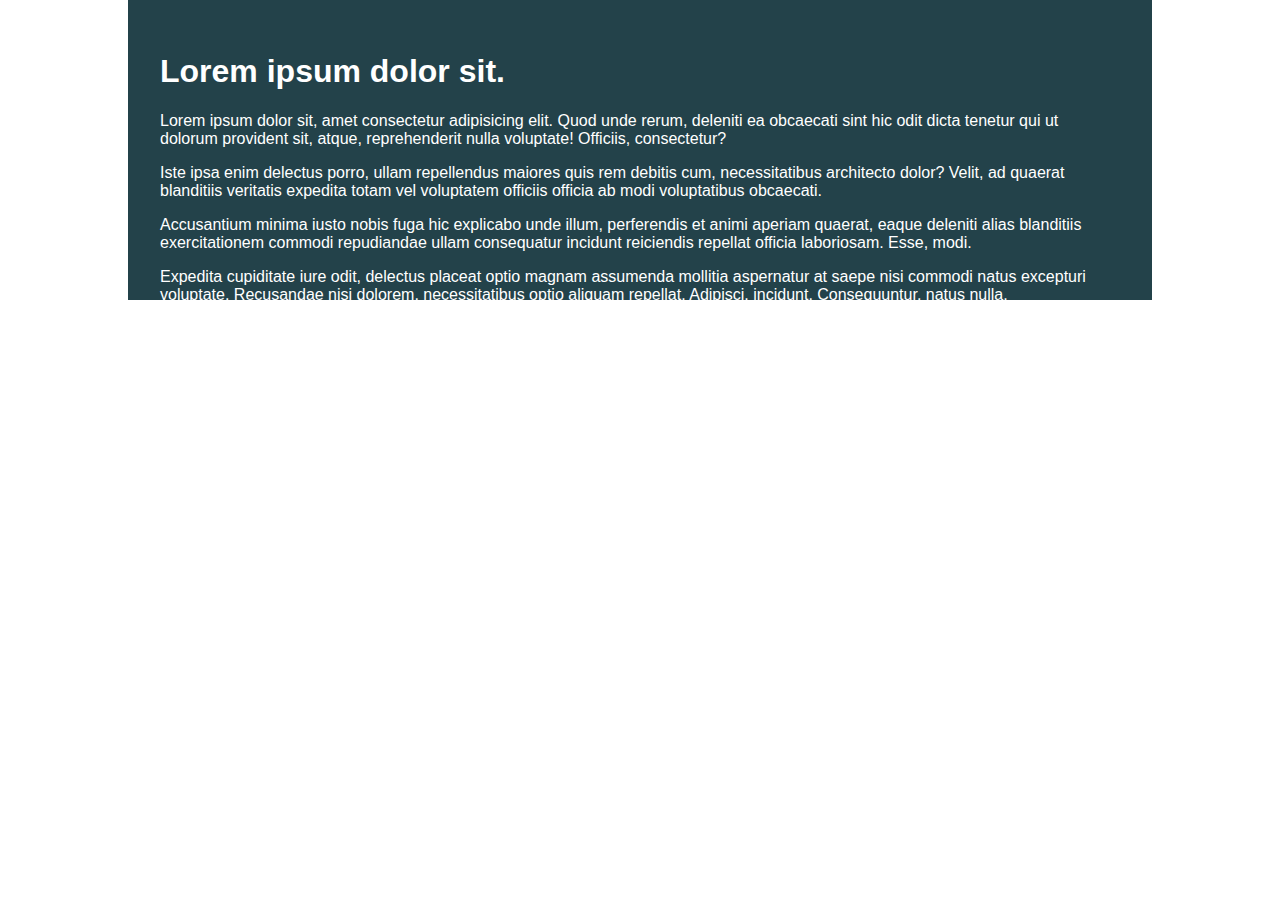
<file: day_01/problem/index.html>
<!DOCTYPE html>
<html lang="en">

<head>
    <meta charset="UTF-8">
    <meta name="viewport" content="width=device-width, initial-scale=1.0">
    <title>Day 01</title>

    <link rel="stylesheet" href="style.css">
</head>

<body>
    <div class="container">
        <div class="intro-content">
            <h1>Lorem ipsum dolor sit.</h1>
            <p>Lorem ipsum dolor sit, amet consectetur adipisicing elit. Quod unde rerum, deleniti ea obcaecati sint hic
                odit dicta tenetur qui ut dolorum provident sit, atque, reprehenderit nulla voluptate! Officiis,
                consectetur?</p>
            <p>Iste ipsa enim delectus porro, ullam repellendus maiores quis rem debitis cum, necessitatibus architecto
                dolor? Velit, ad quaerat blanditiis veritatis expedita totam vel voluptatem officiis officia ab modi
                voluptatibus obcaecati.</p>
            <p>Accusantium minima iusto nobis fuga hic explicabo unde illum, perferendis et animi aperiam quaerat, eaque
                deleniti alias blanditiis exercitationem commodi repudiandae ullam consequatur incidunt reiciendis
                repellat officia laboriosam. Esse, modi.</p>
            <p>Expedita cupiditate iure odit, delectus placeat optio magnam assumenda mollitia aspernatur at saepe nisi
                commodi natus excepturi voluptate. Recusandae nisi dolorem, necessitatibus optio aliquam repellat.
                Adipisci, incidunt. Consequuntur, natus nulla.</p>
        </div>
    </div>
</body>

</html>
</file>
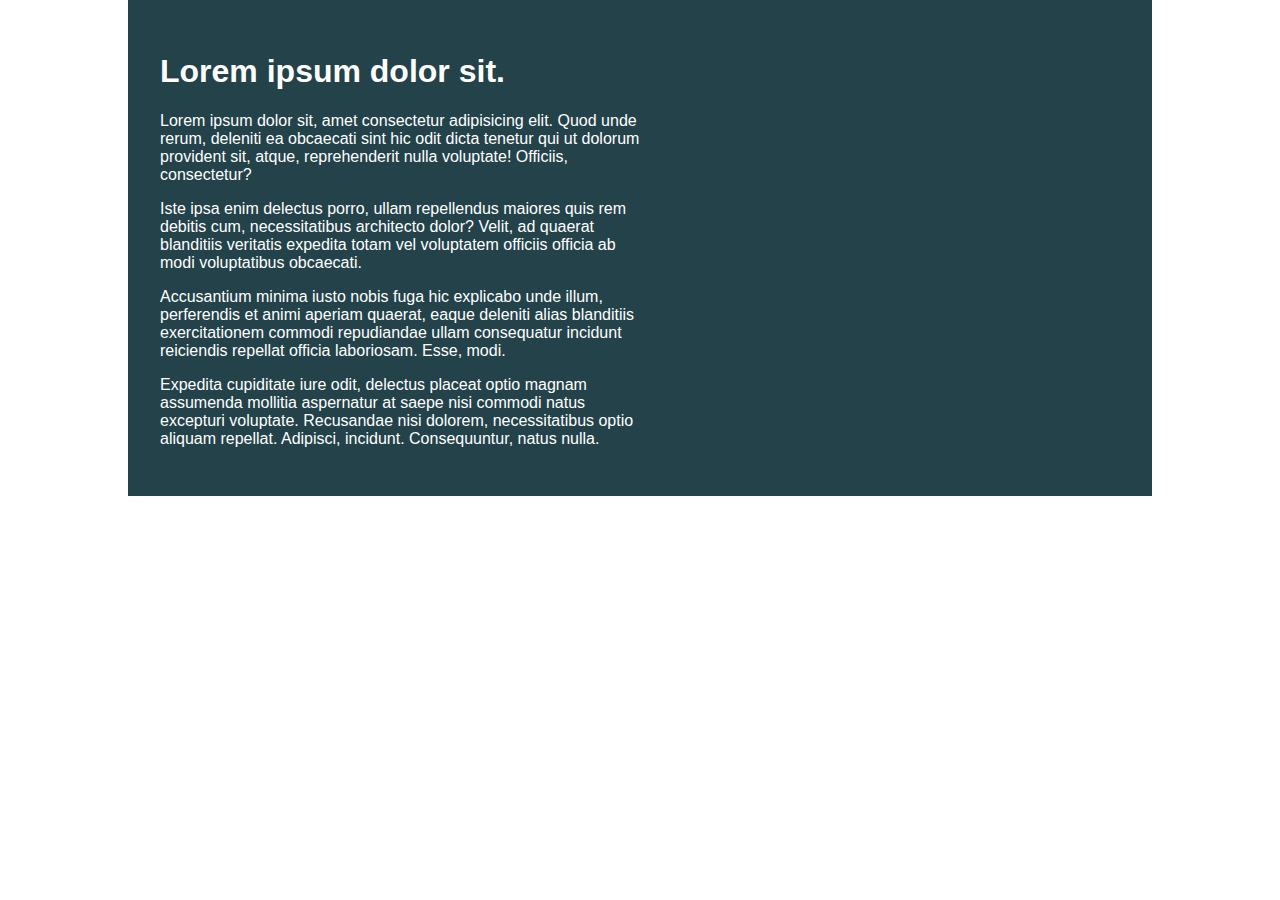
<file: day_01/solution/index.html>
<!DOCTYPE html>
<html lang="en">

<head>
    <meta charset="UTF-8">
    <meta name="viewport" content="width=device-width, initial-scale=1.0">
    <title>Day 01 - solution</title>

    <link rel="stylesheet" href="./style.css">
</head>

<body>
    <div class="container">
        <div class="intro-content">
            <h1>Lorem ipsum dolor sit.</h1>
            <p>Lorem ipsum dolor sit, amet consectetur adipisicing elit. Quod unde rerum, deleniti ea obcaecati sint hic
                odit dicta tenetur qui ut dolorum provident sit, atque, reprehenderit nulla voluptate! Officiis,
                consectetur?</p>
            <p>Iste ipsa enim delectus porro, ullam repellendus maiores quis rem debitis cum, necessitatibus architecto
                dolor? Velit, ad quaerat blanditiis veritatis expedita totam vel voluptatem officiis officia ab modi
                voluptatibus obcaecati.</p>
            <p>Accusantium minima iusto nobis fuga hic explicabo unde illum, perferendis et animi aperiam quaerat, eaque
                deleniti alias blanditiis exercitationem commodi repudiandae ullam consequatur incidunt reiciendis
                repellat officia laboriosam. Esse, modi.</p>
            <p>Expedita cupiditate iure odit, delectus placeat optio magnam assumenda mollitia aspernatur at saepe nisi
                commodi natus excepturi voluptate. Recusandae nisi dolorem, necessitatibus optio aliquam repellat.
                Adipisci, incidunt. Consequuntur, natus nulla.</p>
        </div>
    </div>
</body>

</html>
</file>
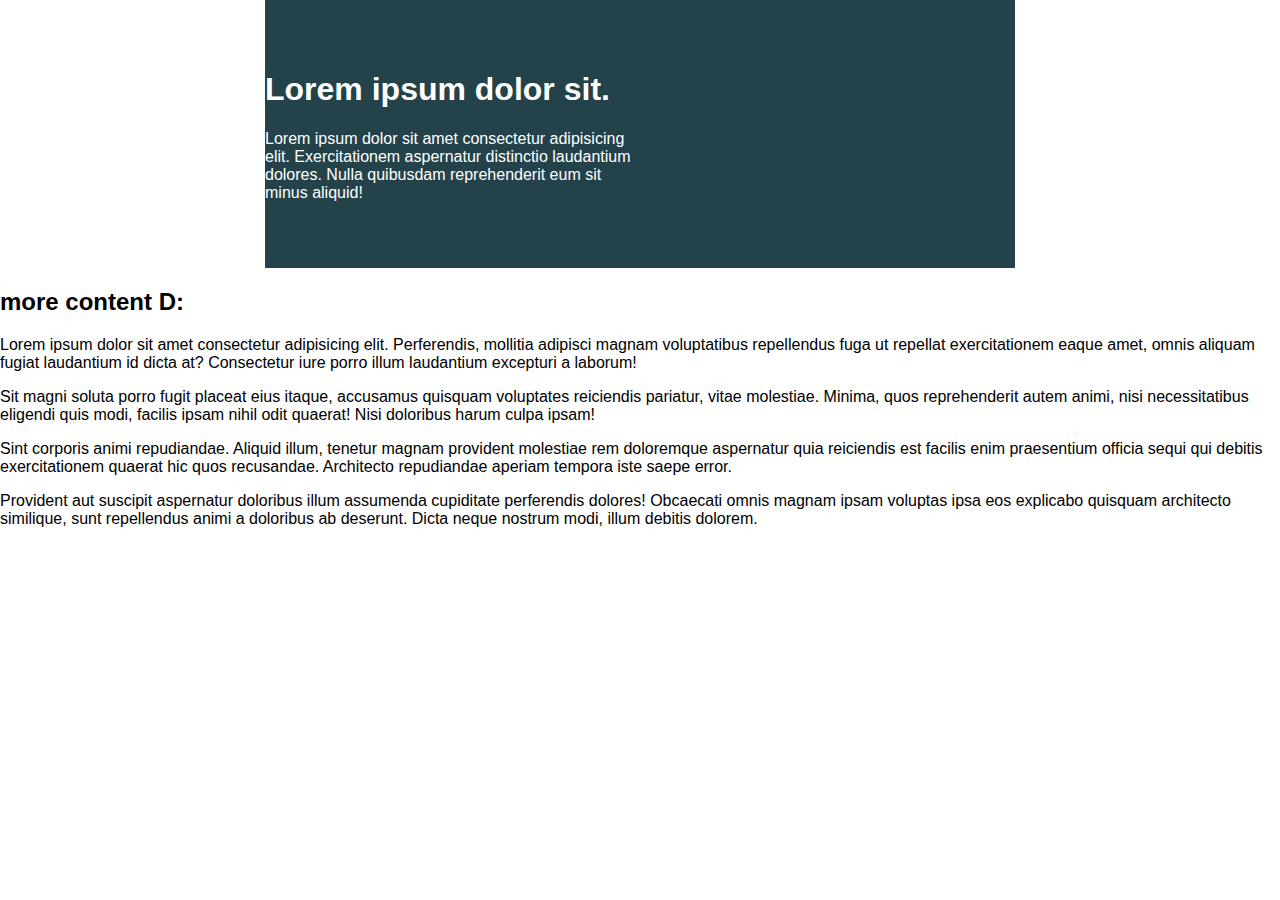
<file: day_03/problem/index.html>
<!DOCTYPE html>
<html lang="en">
<head> 
    <meta charset="UTF-8">
    <meta name="viewport" content="width=device-width, initial-scale=1.0">
    <title>Day 03</title>
 
    <link rel="stylesheet" href="style.css">
</head>
<body>

    <div class="container">
        <div class="intro-content">
            <h1>Lorem ipsum dolor sit.</h1>
            <p>Lorem ipsum dolor sit amet consectetur adipisicing elit. Exercitationem aspernatur distinctio laudantium dolores. Nulla quibusdam reprehenderit eum sit minus aliquid!</p>
        </div>
    </div>


    <h2>more content D:</h2>
    <p>Lorem ipsum dolor sit amet consectetur adipisicing elit. Perferendis, mollitia adipisci magnam voluptatibus repellendus fuga ut repellat exercitationem eaque amet, omnis aliquam fugiat laudantium id dicta at? Consectetur iure porro illum laudantium excepturi a laborum!</p>
    <p>Sit magni soluta porro fugit placeat eius itaque, accusamus quisquam voluptates reiciendis pariatur, vitae molestiae. Minima, quos reprehenderit autem animi, nisi necessitatibus eligendi quis modi, facilis ipsam nihil odit quaerat! Nisi doloribus harum culpa ipsam!</p>
    <p>Sint corporis animi repudiandae. Aliquid illum, tenetur magnam provident molestiae rem doloremque aspernatur quia reiciendis est facilis enim praesentium officia sequi qui debitis exercitationem quaerat hic quos recusandae. Architecto repudiandae aperiam tempora iste saepe error.</p>
    <p>Provident aut suscipit aspernatur doloribus illum assumenda cupiditate perferendis dolores! Obcaecati omnis magnam ipsam voluptas ipsa eos explicabo quisquam architecto similique, sunt repellendus animi a doloribus ab deserunt. Dicta neque nostrum modi, illum debitis dolorem.</p>


</body>
</html>
</file>
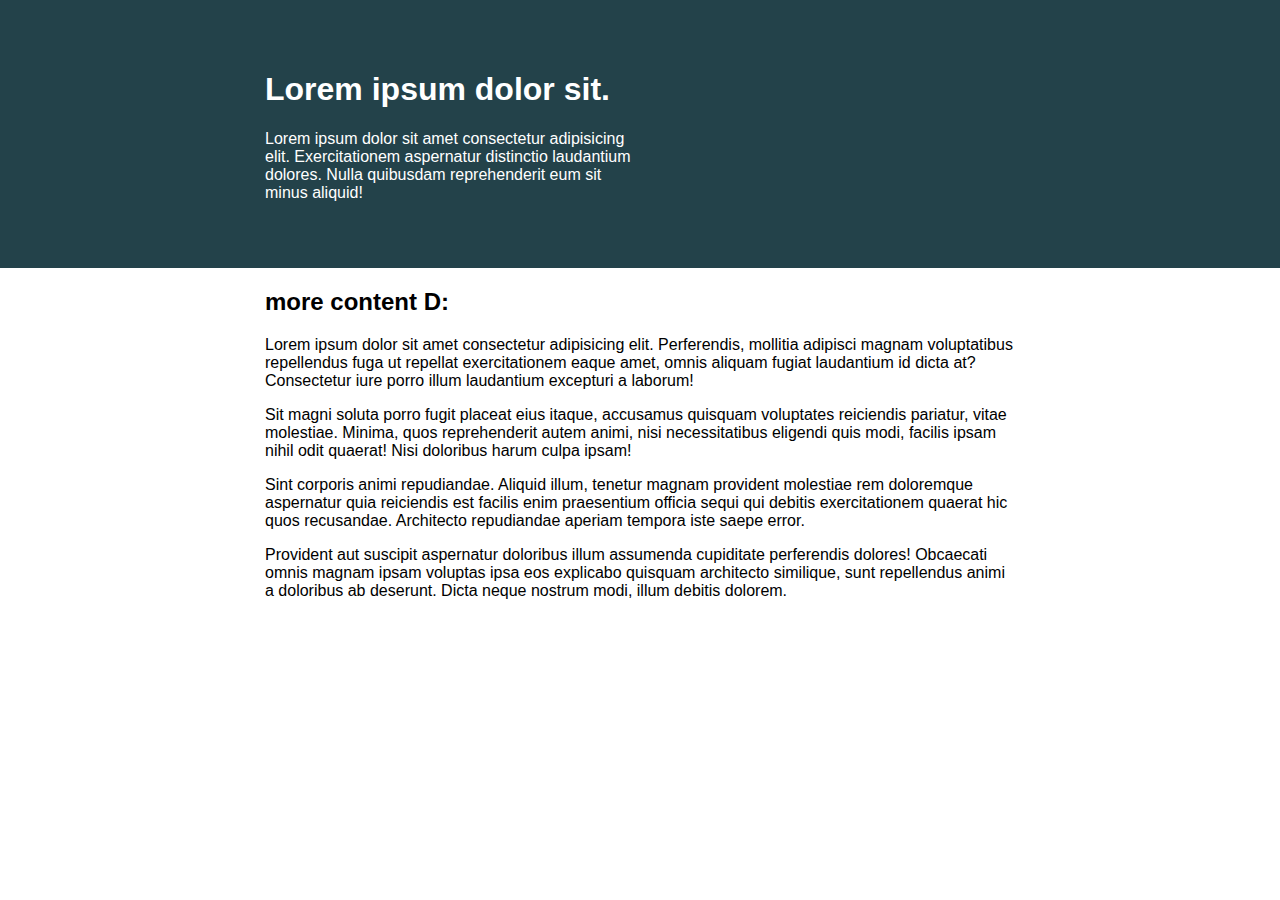
<file: day_03/solution/index.html>
<!DOCTYPE html>
<html lang="en">
<head> 
    <meta charset="UTF-8">
    <meta name="viewport" content="width=device-width, initial-scale=1.0">
    <title>Day 03 - solution</title>
 
    <link rel="stylesheet" href="style.css">
</head>
<body>

    <div class="container">
        <div class="content">
            <div class="intro-content">
                <h1>Lorem ipsum dolor sit.</h1>
                <p>Lorem ipsum dolor sit amet consectetur adipisicing elit. Exercitationem aspernatur distinctio laudantium dolores. Nulla quibusdam reprehenderit eum sit minus aliquid!</p>
            </div>
        </div>
    </div>

    <div class="content">
        <h2>more content D:</h2>
        <p>Lorem ipsum dolor sit amet consectetur adipisicing elit. Perferendis, mollitia adipisci magnam voluptatibus repellendus fuga ut repellat exercitationem eaque amet, omnis aliquam fugiat laudantium id dicta at? Consectetur iure porro illum laudantium excepturi a laborum!</p>
        <p>Sit magni soluta porro fugit placeat eius itaque, accusamus quisquam voluptates reiciendis pariatur, vitae molestiae. Minima, quos reprehenderit autem animi, nisi necessitatibus eligendi quis modi, facilis ipsam nihil odit quaerat! Nisi doloribus harum culpa ipsam!</p>
        <p>Sint corporis animi repudiandae. Aliquid illum, tenetur magnam provident molestiae rem doloremque aspernatur quia reiciendis est facilis enim praesentium officia sequi qui debitis exercitationem quaerat hic quos recusandae. Architecto repudiandae aperiam tempora iste saepe error.</p>
        <p>Provident aut suscipit aspernatur doloribus illum assumenda cupiditate perferendis dolores! Obcaecati omnis magnam ipsam voluptas ipsa eos explicabo quisquam architecto similique, sunt repellendus animi a doloribus ab deserunt. Dicta neque nostrum modi, illum debitis dolorem.</p>
    </div>

</body>
</html>
</file>
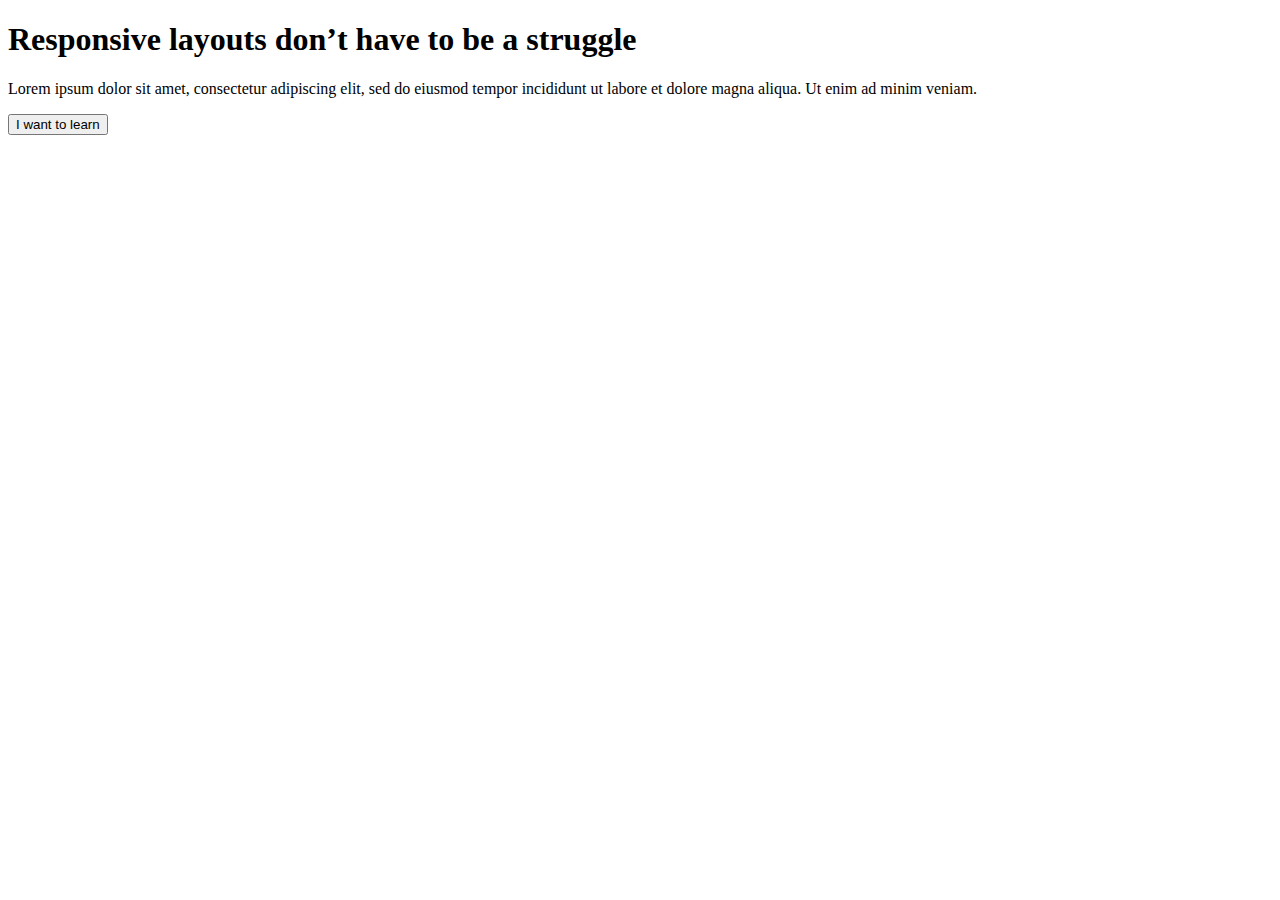
<file: day_05/problem/index.html>
<!DOCTYPE html>
<html lang="en">

<head>
    <meta charset="UTF-8">
    <meta name="viewport" content="width=device-width, initial-scale=1.0">
    <title>Day 05</title>
</head>

<body>
    <div>        
        <h1>Responsive layouts don’t have to be a struggle</h1>
        <p>Lorem ipsum dolor sit amet, consectetur adipiscing elit, sed do eiusmod tempor incididunt ut labore et dolore magna aliqua. Ut enim ad minim veniam.</p>            
        <button>I want to learn</button>       
    </div>
</body>

</html>
</file>
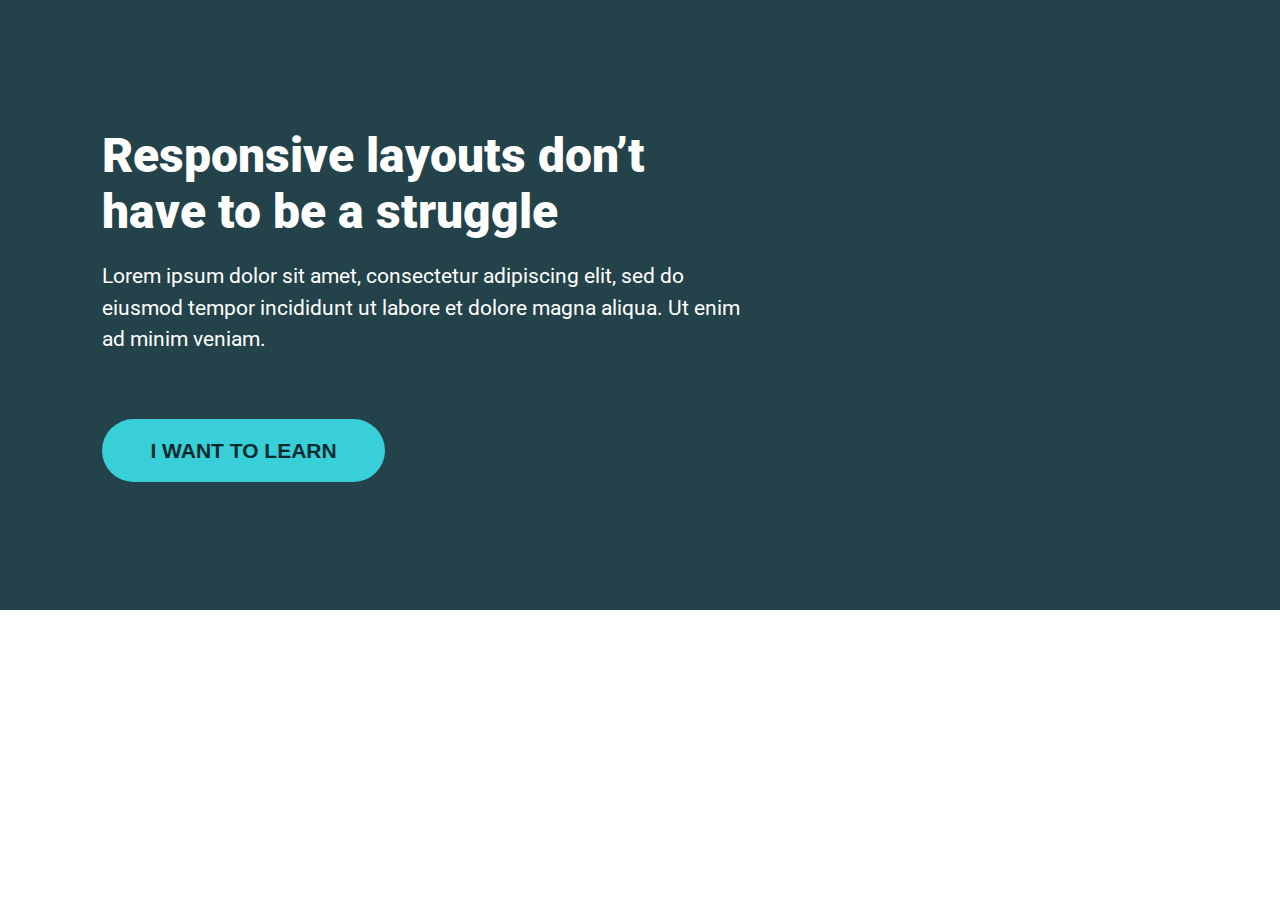
<file: day_05/solution/index.html>
<!DOCTYPE html>
<html lang="en">

<head>
    <meta charset="UTF-8">
    <meta name="viewport" content="width=device-width, initial-scale=1.0">
    <title>Day 05 - solution</title>

    <link rel="preconnect" href="https://fonts.googleapis.com">
<link rel="preconnect" href="https://fonts.gstatic.com" crossorigin>
<link href="https://fonts.googleapis.com/css2?family=Roboto:ital,wght@0,100;0,300;0,400;0,500;0,700;0,900;1,100;1,300;1,400;1,500;1,700;1,900&display=swap" rel="stylesheet">

    <link rel="stylesheet" href="style.css">
</head>

<body>
    <div class="container">  
        <div class="hero">
            <h1>Responsive layouts don’t have to be a struggle</h1>
            <p>Lorem ipsum dolor sit amet, consectetur adipiscing elit, sed do eiusmod tempor incididunt ut labore et dolore magna aliqua. Ut enim ad minim veniam.</p>            
            <button class="button-link">I want to learn</button>       
        </div>      
    </div>
</body>

</html>
</file>
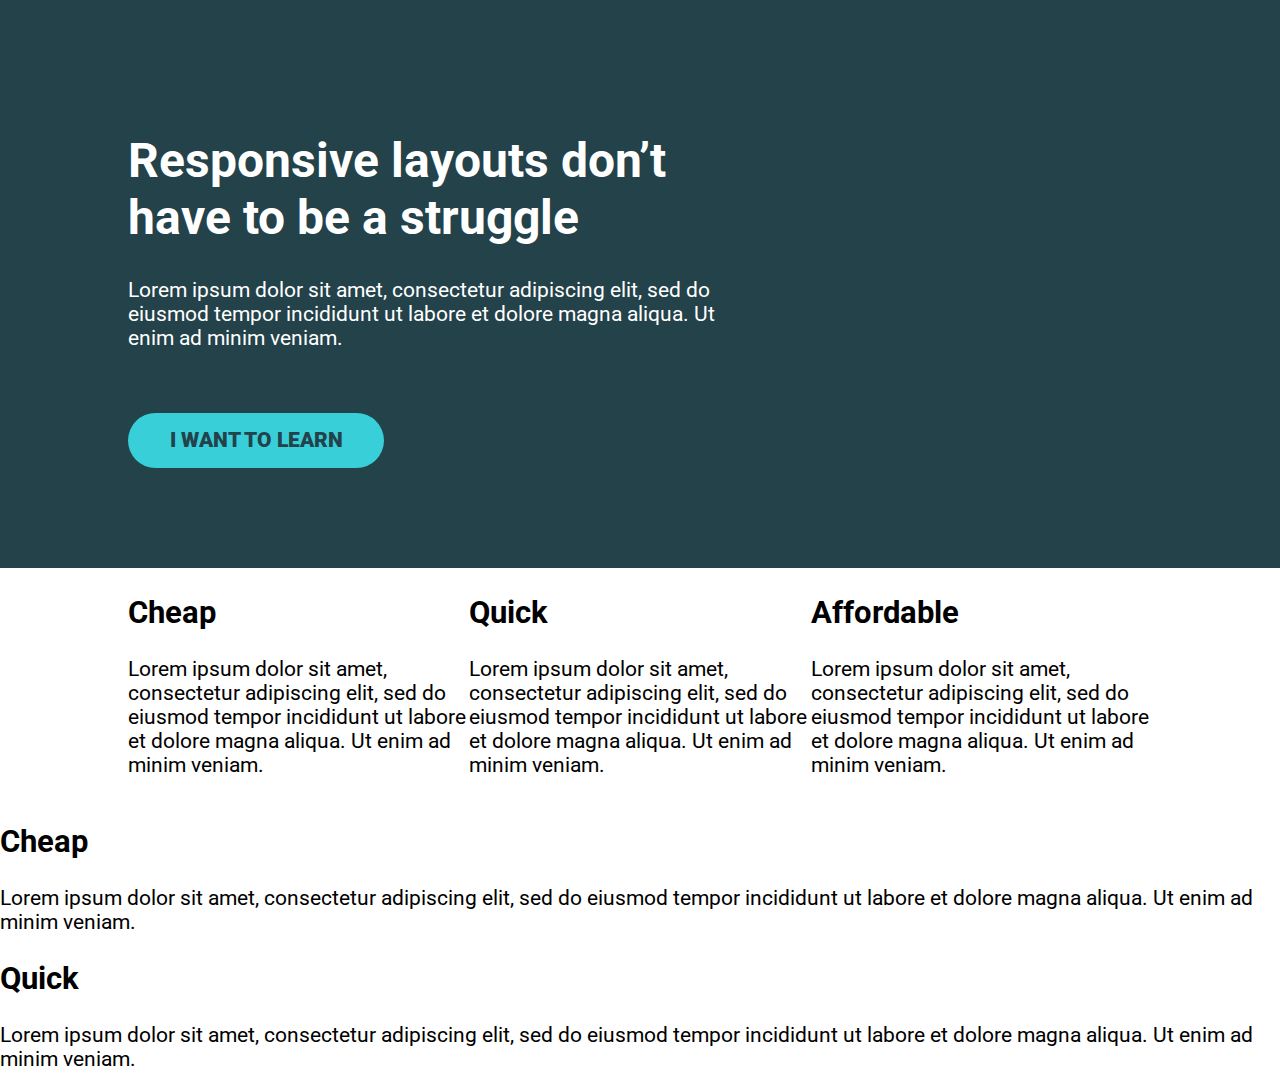
<file: day_07/problem/index.html>
<!DOCTYPE html>
<html lang="en">
<head>
    <meta charset="UTF-8">
    <meta name="viewport" content="width=device-width, initial-scale=1.0">
    <title>Challenge time!</title>
    <link href="https://fonts.googleapis.com/css2?family=Roboto:wght@400;900&display=swap" rel="stylesheet"> 
    <link rel="stylesheet" href="style.css">
</head>
<body>
    <div class="hero">
        <div class="container">
            <div class="hero__text">
                <h1>Responsive layouts don’t have to be a struggle</h1>
                <p>Lorem ipsum dolor sit amet, consectetur adipiscing elit, sed do eiusmod tempor incididunt ut labore et dolore magna aliqua. Ut enim ad minim veniam.</p>
                <a href="#" class="btn">I want to learn</a>
            </div>
        </div>
    </div>
    <div class="container">
        <div class="row">
            <div class="col">
                <h2>Cheap</h2>
                <p>Lorem ipsum dolor sit amet, consectetur adipiscing elit, sed do eiusmod tempor incididunt ut labore et dolore magna aliqua. Ut enim ad minim veniam.</p>
            </div>
            <div class="col">
                <h2>Quick</h2>
                <p>Lorem ipsum dolor sit amet, consectetur adipiscing elit, sed do eiusmod tempor incididunt ut labore et dolore magna aliqua. Ut enim ad minim veniam.</p>
            </div>
            <div class="col">
                <h2>Affordable</h2>
                <p>Lorem ipsum dolor sit amet, consectetur adipiscing elit, sed do eiusmod tempor incididunt ut labore et dolore magna aliqua. Ut enim ad minim veniam.</p>
            </div>
        </div>
    </div>


    <div class="col">
        <h2>Cheap</h2>
        <p>Lorem ipsum dolor sit amet, consectetur adipiscing elit, sed do eiusmod tempor incididunt ut labore et dolore magna aliqua. Ut enim ad minim veniam.</p>
    </div>
    <div class="col">
        <h2>Quick</h2>
        <p>Lorem ipsum dolor sit amet, consectetur adipiscing elit, sed do eiusmod tempor incididunt ut labore et dolore magna aliqua. Ut enim ad minim veniam.</p>
    </div>


</body>
</html>
</file>
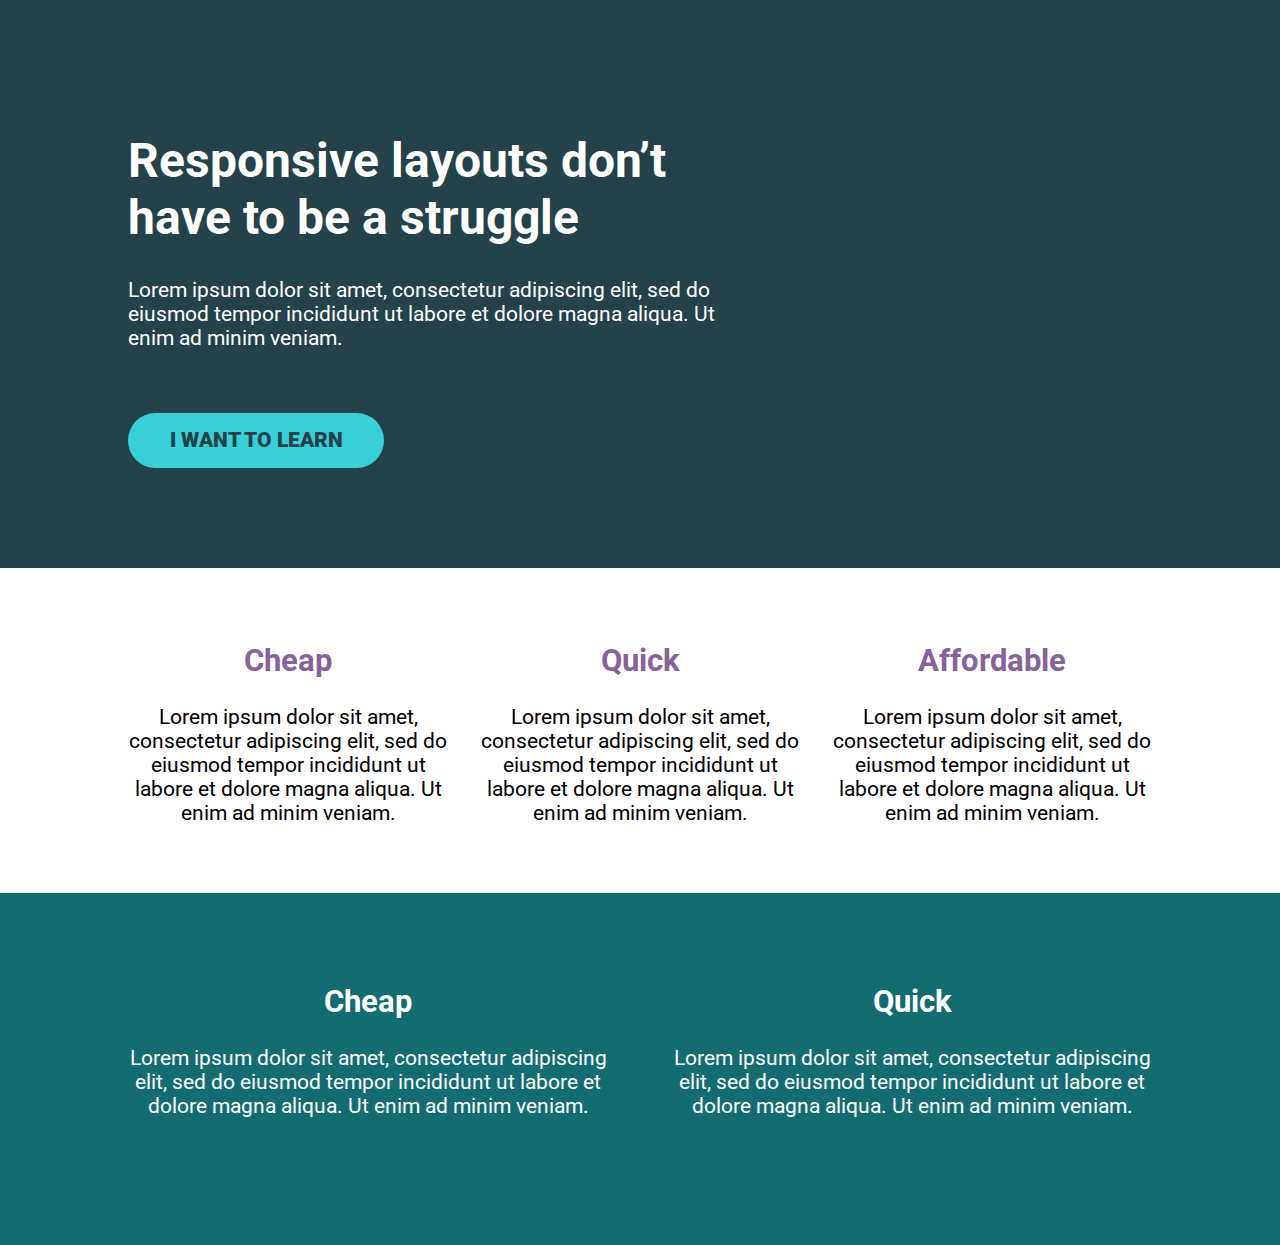
<file: day_07/solution/index.html>
<!DOCTYPE html>
<html lang="en">
<head>
    <meta charset="UTF-8">
    <meta name="viewport" content="width=device-width, initial-scale=1.0">
    <title>Day 07 - solution</title>
    <link href="https://fonts.googleapis.com/css2?family=Roboto:wght@400;900&display=swap" rel="stylesheet"> 
    <link rel="stylesheet" href="style.css">
</head>
<body>
    <div class="hero">
        <div class="container">
            <div class="hero__text">
                <h1>Responsive layouts don’t have to be a struggle</h1>
                <p>Lorem ipsum dolor sit amet, consectetur adipiscing elit, sed do eiusmod tempor incididunt ut labore et dolore magna aliqua. Ut enim ad minim veniam.</p>
                <a href="#" class="btn">I want to learn</a>
            </div>
        </div>
    </div>
    <div class="container">
        <div class="row middle">
            <div class="col ">
                <h2>Cheap</h2>
                <p>Lorem ipsum dolor sit amet, consectetur adipiscing elit, sed do eiusmod tempor incididunt ut labore et dolore magna aliqua. Ut enim ad minim veniam.</p>
            </div>
            <div class="col">
                <h2>Quick</h2>
                <p>Lorem ipsum dolor sit amet, consectetur adipiscing elit, sed do eiusmod tempor incididunt ut labore et dolore magna aliqua. Ut enim ad minim veniam.</p>
            </div>
            <div class="col">
                <h2>Affordable</h2>
                <p>Lorem ipsum dolor sit amet, consectetur adipiscing elit, sed do eiusmod tempor incididunt ut labore et dolore magna aliqua. Ut enim ad minim veniam.</p>
            </div>
        </div>
    </div>

    <div class="hero bottom">
        <div class="container">
            <div class="row footer">
                <div class="col">
                    <h2>Cheap</h2>
                    <p>Lorem ipsum dolor sit amet, consectetur adipiscing elit, sed do eiusmod tempor incididunt ut labore et dolore magna aliqua. Ut enim ad minim veniam.</p>
                </div>
                <div class="col">
                    <h2>Quick</h2>
                    <p>Lorem ipsum dolor sit amet, consectetur adipiscing elit, sed do eiusmod tempor incididunt ut labore et dolore magna aliqua. Ut enim ad minim veniam.</p>
                </div>
            </div>
        </div>
    </div>
</body>
</html>
</file>
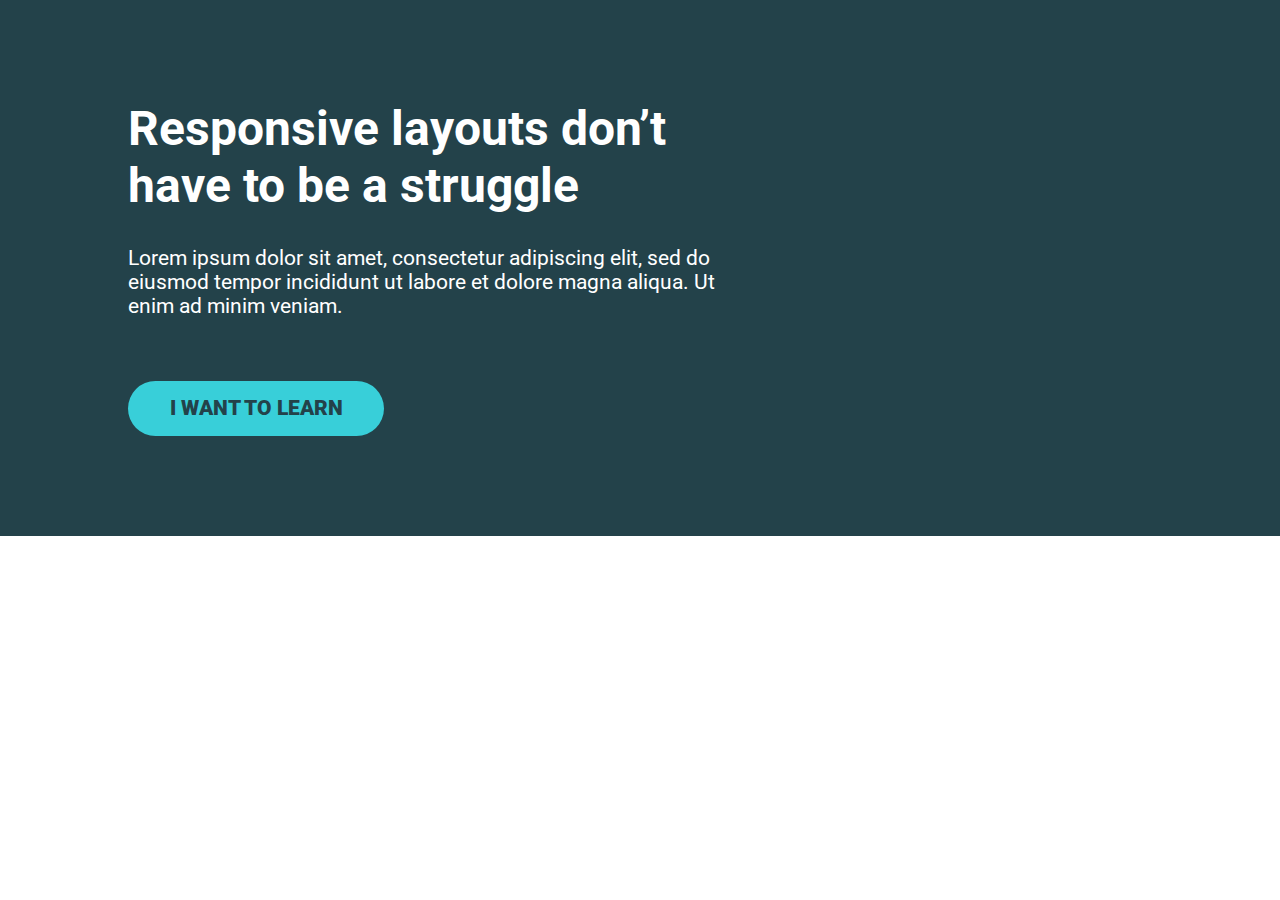
<file: day_08/problem/index.html>
<!DOCTYPE html>
<html lang="en">
<head>
    <meta charset="UTF-8">
    <meta name="viewport" content="width=device-width, initial-scale=1.0">
    <title>Conquering Rsponsive Layouts</title>
    <link href="https://fonts.googleapis.com/css2?family=Roboto:wght@400;900&display=swap" rel="stylesheet"> 
    <link rel="stylesheet" href="style.css">
</head>
<body>
    <div class="hero">
        <div class="container row">
            <div class="hero__text">
                <h1>Responsive layouts don’t have to be a struggle</h1>
                <p>Lorem ipsum dolor sit amet, consectetur adipiscing elit, sed do eiusmod tempor incididunt ut labore et dolore magna aliqua. Ut enim ad minim veniam.</p>
                <a href="#" class="btn">I want to learn</a>
            </div>
        </div>
    </div> 

    

</body>
</html>
</file>
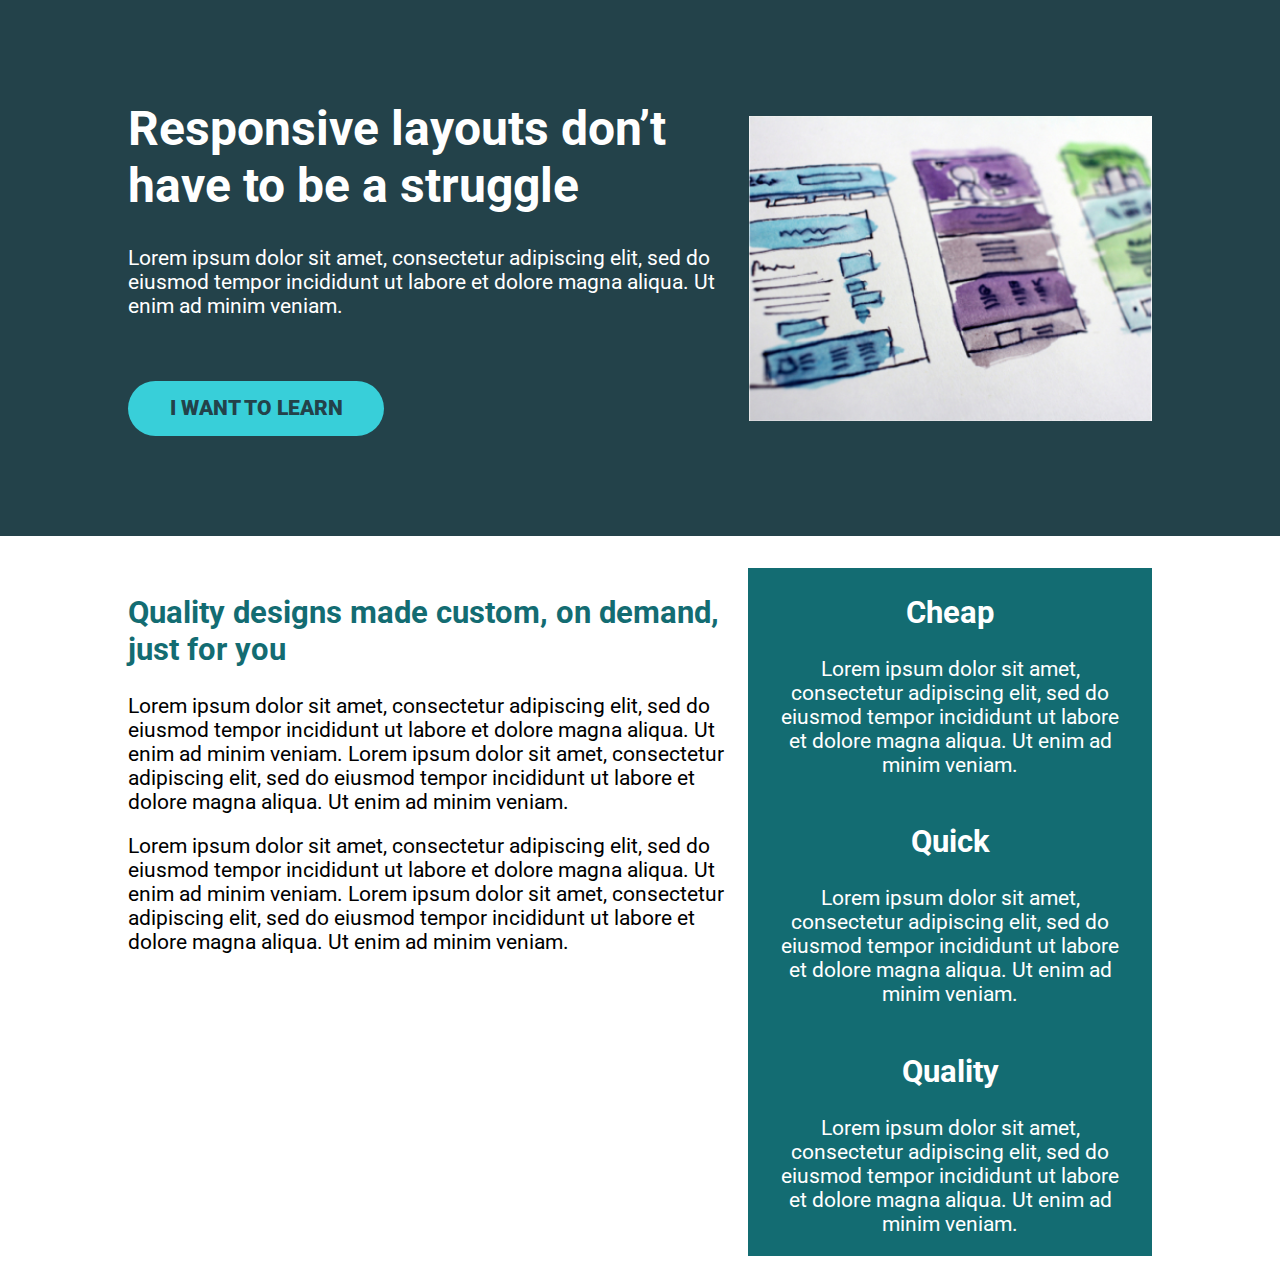
<file: day_08/solution/index.html>
<!DOCTYPE html>
<html lang="en">
<head>
    <meta charset="UTF-8">
    <meta name="viewport" content="width=device-width, initial-scale=1.0">
    <title>Day 08 - solution</title>
    <link href="https://fonts.googleapis.com/css2?family=Roboto:wght@400;900&display=swap" rel="stylesheet"> 
    <link rel="stylesheet" href="style.css">
</head>
<body>
    <div class="hero">
        <div class="container row">
            <div class="hero__text">
                <h1>Responsive layouts don’t have to be a struggle</h1>
                <p>Lorem ipsum dolor sit amet, consectetur adipiscing elit, sed do eiusmod tempor incididunt ut labore et dolore magna aliqua. Ut enim ad minim veniam.</p>
                <a href="#" class="btn">I want to learn</a>
            </div>    
            <img class="hero__img" src="../img/hero-img.jpg" alt="flexbox hero">
         
        </div>
    </div> 

    <div class="main_section">
        <div class="container row">
            <div class="content__text">
                <h2>Quality designs made custom, on demand, just for you</h2>
                <p>Lorem ipsum dolor sit amet, consectetur adipiscing elit, sed do eiusmod tempor incididunt ut labore et dolore magna aliqua. Ut enim ad minim veniam. Lorem ipsum dolor sit amet, consectetur adipiscing elit, sed do eiusmod tempor incididunt ut labore et dolore magna aliqua. Ut enim ad minim veniam.</p>
                <p>Lorem ipsum dolor sit amet, consectetur adipiscing elit, sed do eiusmod tempor incididunt ut labore et dolore magna aliqua. Ut enim ad minim veniam. Lorem ipsum dolor sit amet, consectetur adipiscing elit, sed do eiusmod tempor incididunt ut labore et dolore magna aliqua. Ut enim ad minim veniam.</p>
            </div>
    
            <div class="sidebar">
                <div class="sidebar__text">
                    <div>
                        <h2>Cheap</h2>
                        <p>Lorem ipsum dolor sit amet, consectetur adipiscing elit, sed do eiusmod tempor incididunt ut labore et dolore magna aliqua. Ut enim ad minim veniam.</p>
                    </div>
                    <div>
                        <h2>Quick</h2>
                        <p>Lorem ipsum dolor sit amet, consectetur adipiscing elit, sed do eiusmod tempor incididunt ut labore et dolore magna aliqua. Ut enim ad minim veniam.</p>
                    </div>
                    <div>
                        <h2>Quality</h2>
                        <p>Lorem ipsum dolor sit amet, consectetur adipiscing elit, sed do eiusmod tempor incididunt ut labore et dolore magna aliqua. Ut enim ad minim veniam.</p>
                    </div>
                </div>
            </div>
        </div>
    </div>
</body>
</html>
</file>
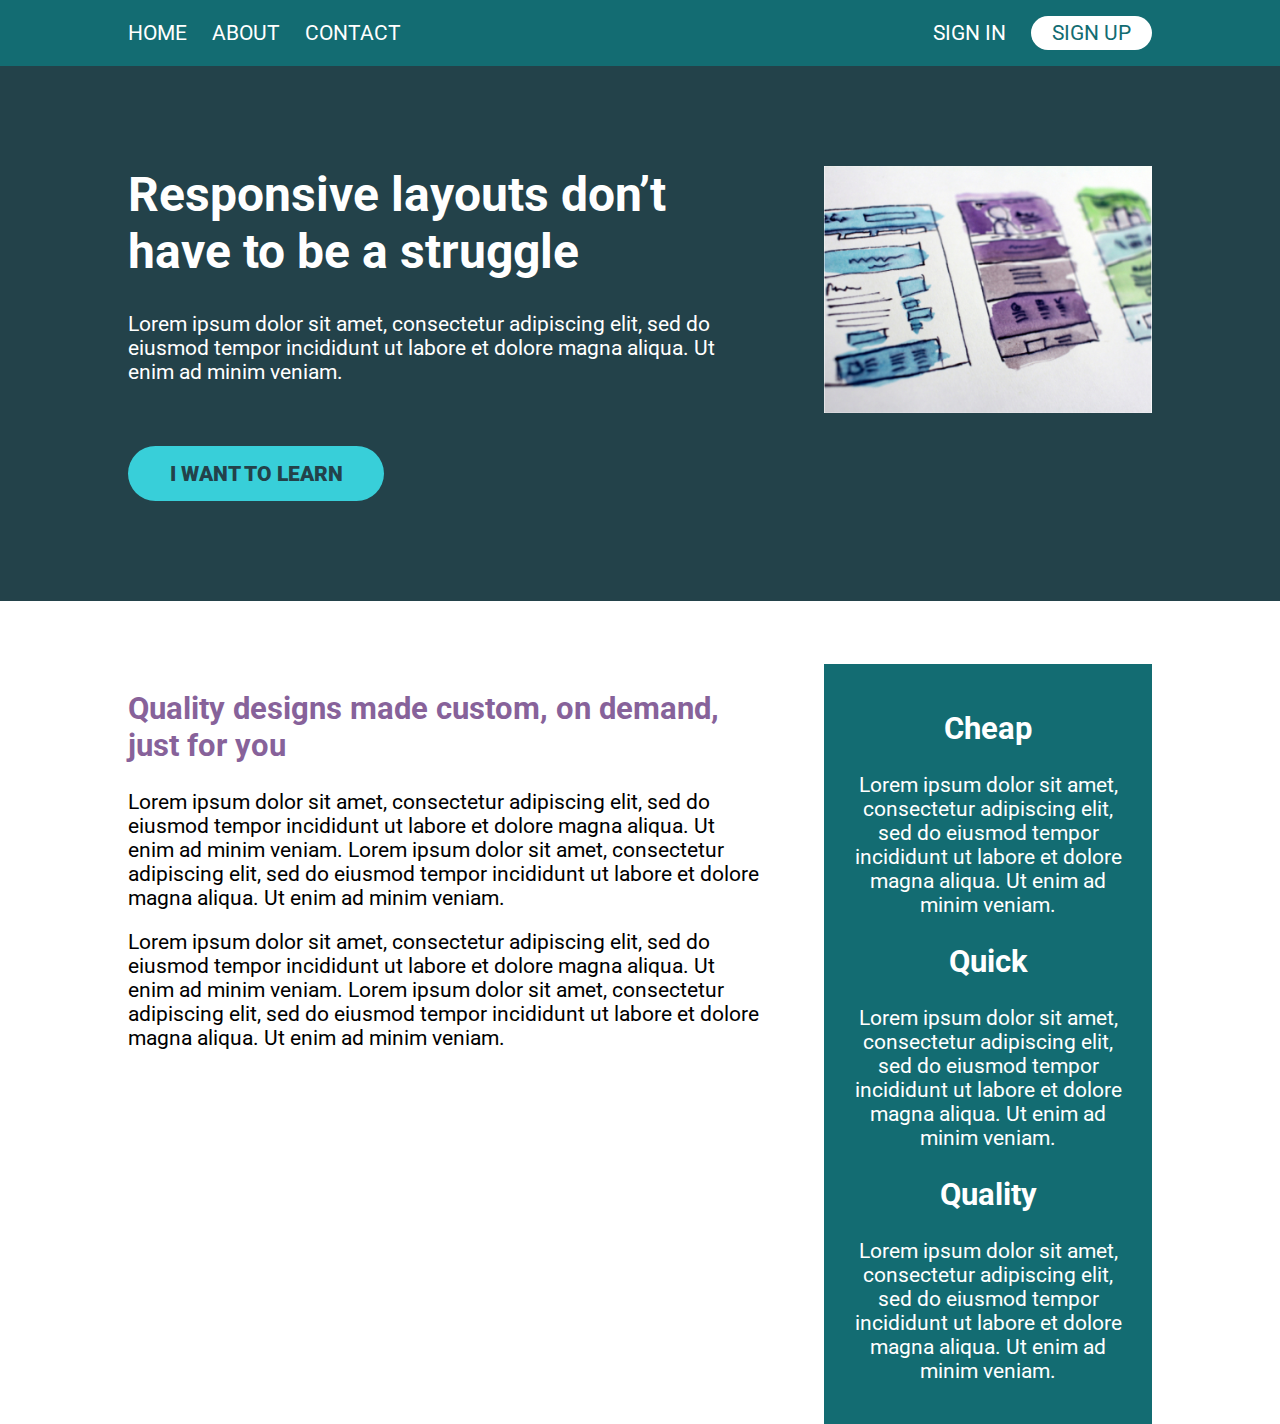
<file: day_10/solution/index.html>
<!DOCTYPE html>
<html lang="en">
<head>
    <meta charset="UTF-8">
    <meta name="viewport" content="width=device-width, initial-scale=1.0">
    <title>Day 10 - solution</title>
    <link href="https://fonts.googleapis.com/css2?family=Roboto:wght@400;900&display=swap" rel="stylesheet"> 
    <link rel="stylesheet" href="style.css">
</head>
<body>
    <header>
        <nav class="nav container">
            <ul class="nav__list">
                <li class="nav__item"><a href="#" class="nav__link">Home</a></li>
                <li class="nav__item"><a href="#" class="nav__link">About</a></li>
                <li class="nav__item"><a href="#" class="nav__link">Contact</a></li>
                <li class="nav__item"><a href="#" class="nav__link">Sign In</a></li>
                <li class="nav__item"><a href="#" class="nav__link nav__link--button">Sign up</a></li>
            </ul>
        </nav>
    </header>

    <section class="hero">
        <div class="container row">
            <div class="hero__text">
                <h1>Responsive layouts don’t have to be a struggle</h1>
                <p>Lorem ipsum dolor sit amet, consectetur adipiscing elit, sed do eiusmod tempor incididunt ut labore et dolore magna aliqua. Ut enim ad minim veniam.</p>
                <a href="#" class="btn">I want to learn</a>
            </div>
            <img src="../img/hero-img.jpg" alt="UX design sketches" class="hero__img">
        </div>
    </section> 

    <main class="main container row">
            <section class="primary-content">
                <h2 class="section-title">Quality designs made custom, on demand, just for you</h2>
                <p>Lorem ipsum dolor sit amet, consectetur adipiscing elit, sed do eiusmod tempor incididunt ut labore et dolore magna aliqua. Ut enim ad minim veniam. Lorem ipsum dolor sit amet, consectetur adipiscing elit, sed do eiusmod tempor incididunt ut labore et dolore magna aliqua. Ut enim ad minim veniam.</p>
                <p>Lorem ipsum dolor sit amet, consectetur adipiscing elit, sed do eiusmod tempor incididunt ut labore et dolore magna aliqua. Ut enim ad minim veniam. Lorem ipsum dolor sit amet, consectetur adipiscing elit, sed do eiusmod tempor incididunt ut labore et dolore magna aliqua. Ut enim ad minim veniam.</p>
            </section>
            <aside class="sidebar">
                <h2 class="sidebar-title">Cheap</h2>
                <p>Lorem ipsum dolor sit amet, consectetur adipiscing elit, sed do eiusmod tempor incididunt ut labore et dolore magna aliqua. Ut enim ad minim veniam.</p>

                <h2 class="sidebar-title">Quick</h2>
                <p>Lorem ipsum dolor sit amet, consectetur adipiscing elit, sed do eiusmod tempor incididunt ut labore et dolore magna aliqua. Ut enim ad minim veniam.</p>

                <h2 class="sidebar-title">Quality</h2>
                <p>Lorem ipsum dolor sit amet, consectetur adipiscing elit, sed do eiusmod tempor incididunt ut labore et dolore magna aliqua. Ut enim ad minim veniam.</p>
            </aside>
    </main>

    

</body>
</html>
</file>
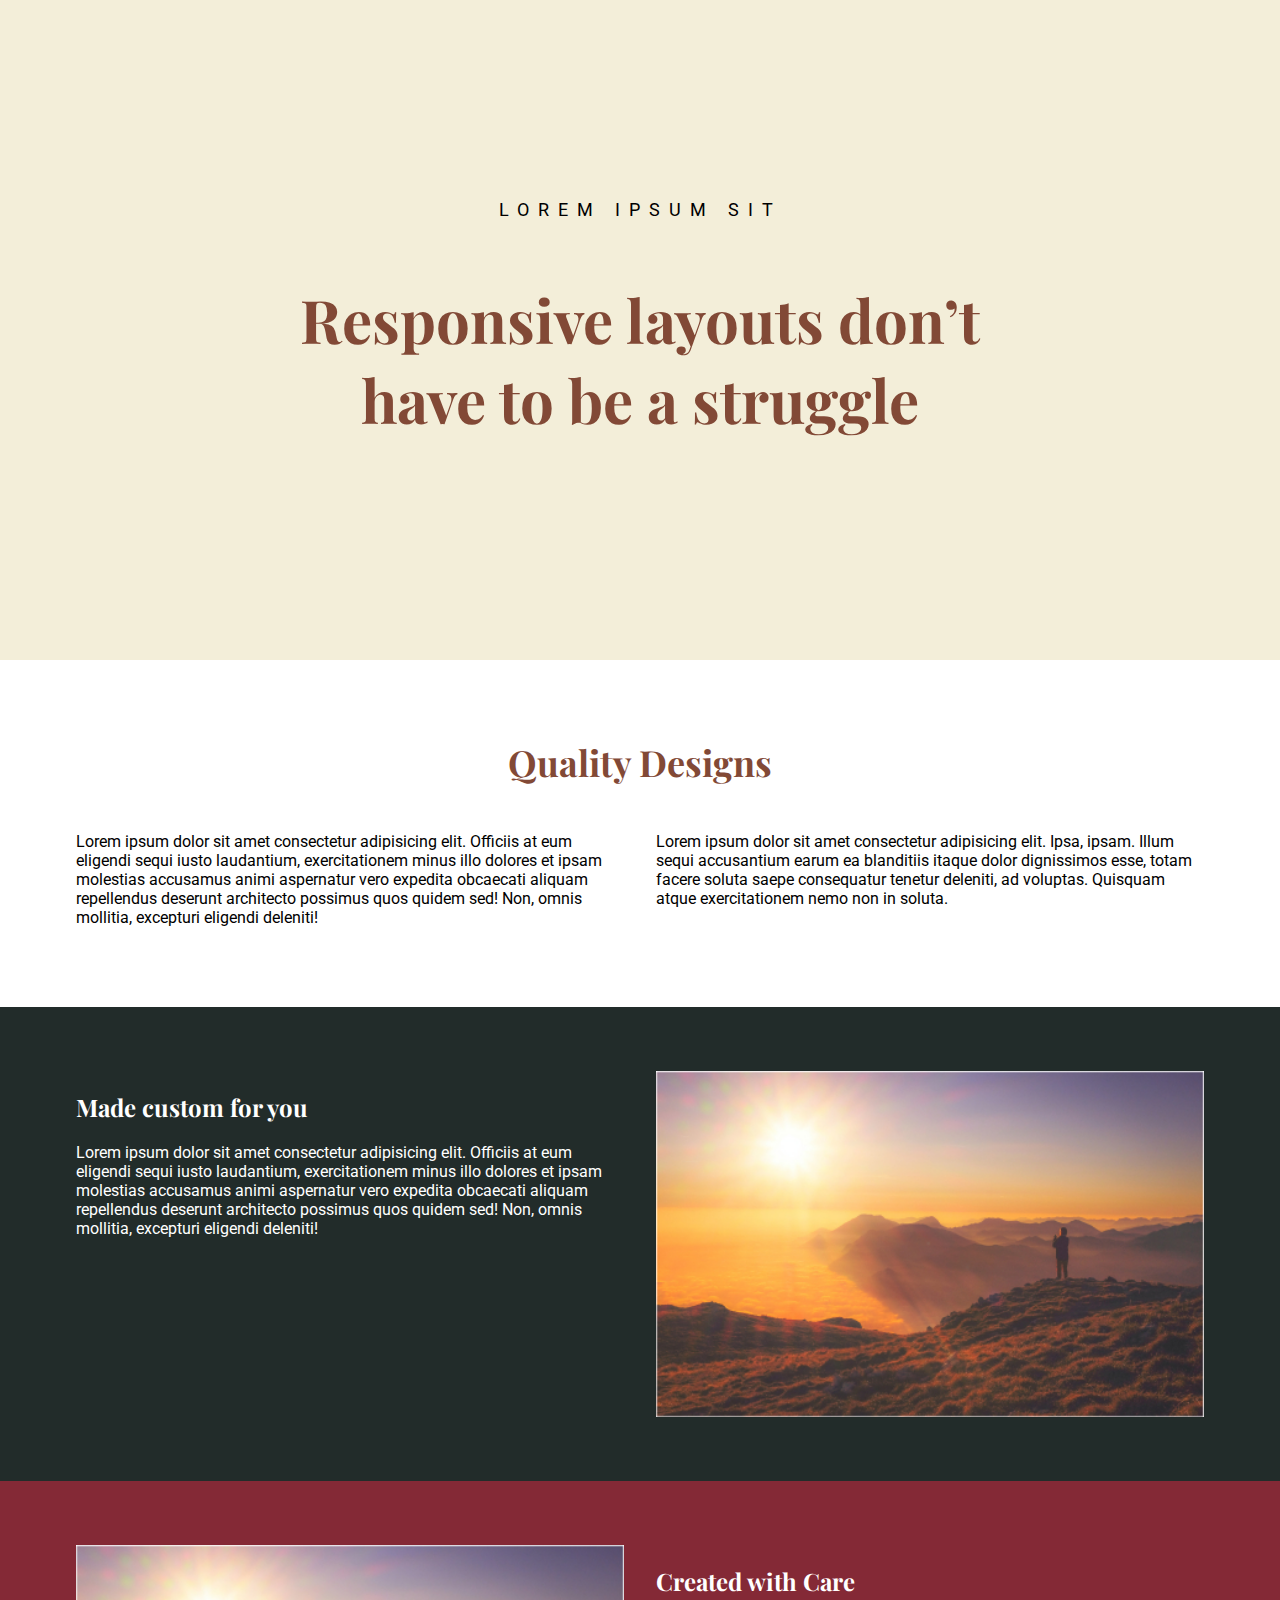
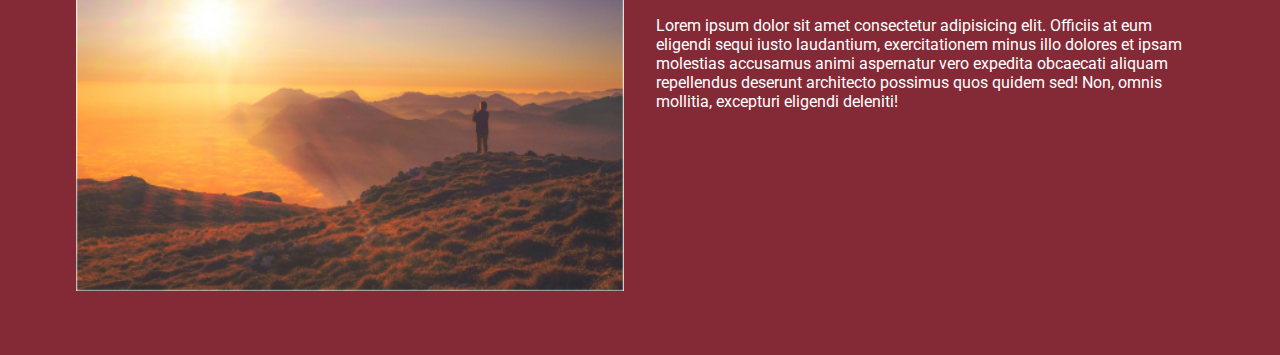
<file: day_11/solution/index.html>
<!DOCTYPE html>
<html lang="en">
    <head>
        <meta charset="UTF-8">
        <meta name="viewport" content="width=device-width, initial-scale=1.0">
        <title>Day 11 - solution</title>
        <link href="https://fonts.googleapis.com/css2?family=Roboto:wght@400;900&display=swap" rel="stylesheet">
        <link href="https://fonts.googleapis.com/css2?family=Playfair+Display:wght@400;900&display=swap" rel="stylesheet">
        <link rel="stylesheet" href="style.css">
    </head>
    <body>
        <main>
            <section class="header">
                <div class="container">
                    <div class="header__text">
                        <h1 class="heading">Responsive layouts don’t have to be a struggle</h1>
                        <p>lorem ipsum sit</p>
                    </div>
                </div>      
            </section>
        
            <section class="quality-designs">
                <div class="container">
                    <div class="quality-designs__text">
                        <h2 class="heading">Quality Designs</h1>
                            <div class="text">
                                <p>Lorem ipsum dolor sit amet consectetur adipisicing elit. Officiis at eum eligendi sequi iusto laudantium, exercitationem minus illo dolores et ipsam molestias accusamus animi aspernatur vero expedita obcaecati aliquam repellendus deserunt architecto possimus quos quidem sed! Non, omnis mollitia, excepturi eligendi deleniti!</p>
                                <p>Lorem ipsum dolor sit amet consectetur adipisicing elit. Ipsa, ipsam. Illum sequi accusantium earum ea blanditiis itaque dolor dignissimos esse, totam facere soluta saepe consequatur tenetur deleniti, ad voluptas. Quisquam atque exercitationem nemo non in soluta.</p>
                            </div>
                        </div>
                    </div>
            </section>
            
            <section class="made-custom">
                <div class="container">
                    <div class="content">
                        <div class="content__text">
                            <h2 class="heading">Made custom for you</h1>                            
                            <p>Lorem ipsum dolor sit amet consectetur adipisicing elit. Officiis at eum eligendi sequi iusto laudantium, exercitationem minus illo dolores et ipsam molestias accusamus animi aspernatur vero expedita obcaecati aliquam repellendus deserunt architecto possimus quos quidem sed! Non, omnis mollitia, excepturi eligendi deleniti!</p>
                        </div>
                        <div class="image">
                            <img width="100%" height="100%" src="../img/image-01.jpg" alt="first">
                        </div>
                    </div>
                </div>
            </section>

            <section class="with-care">
                <div class="container">
                    <div class="content">
                        <div class="image">
                            <img width="100%" height="100%" src="../img/image-01.jpg" alt="first">
                        </div>
                        <div class="content__text">
                            <h2 class="heading">Created with Care</h1>                            
                            <p>Lorem ipsum dolor sit amet consectetur adipisicing elit. Officiis at eum eligendi sequi iusto laudantium, exercitationem minus illo dolores et ipsam molestias accusamus animi aspernatur vero expedita obcaecati aliquam repellendus deserunt architecto possimus quos quidem sed! Non, omnis mollitia, excepturi eligendi deleniti!</p>
                        </div>
                    </div>
                </div>
            </section>
        </main>
    </body>
</html>
</file>
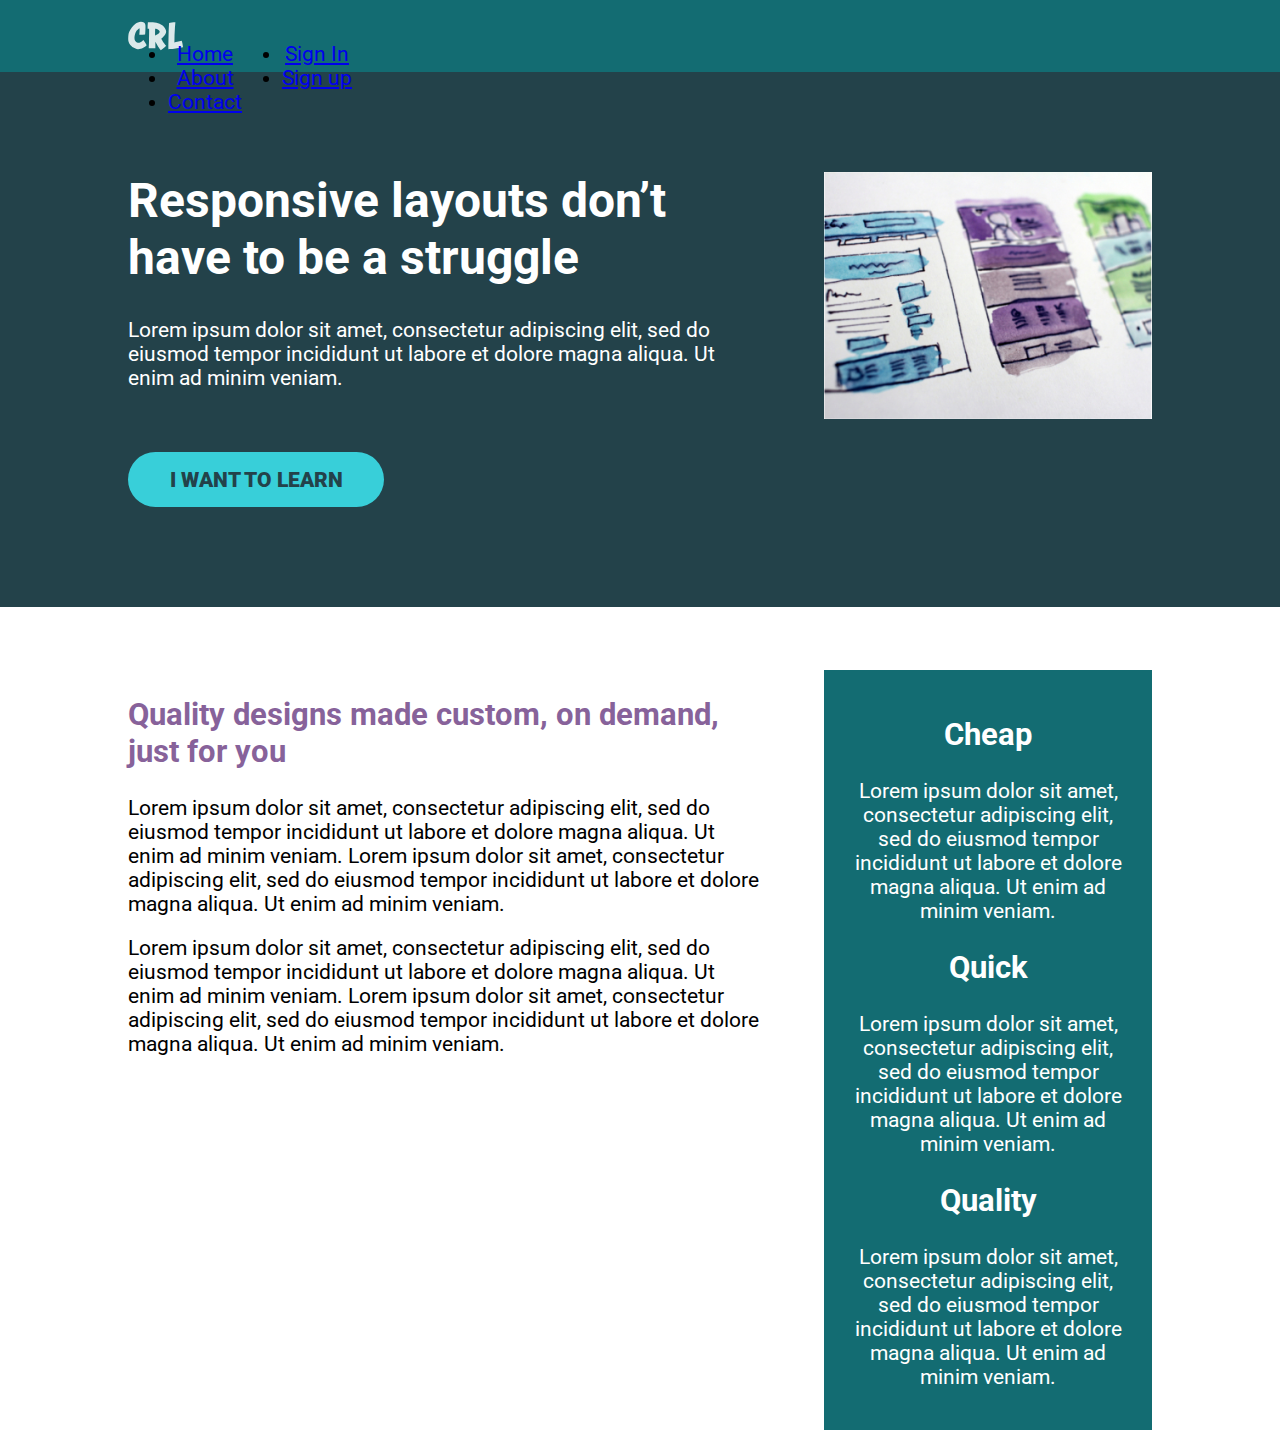
<file: day_19/problem/index.html>
<!DOCTYPE html>
<html lang="en">
<head>
    <meta charset="UTF-8">
    <meta name="viewport" content="width=device-width, initial-scale=1.0">
    <title>Conquering Responsive Layouts</title>
    <link href="https://fonts.googleapis.com/css2?family=Roboto:wght@400;900&display=swap" rel="stylesheet"> 
    <link rel="stylesheet" href="style.css">
</head>
<body>
    <header> 
        <div class="container row">
            <button class="nav-toggle" aria-label="open navigation">
                <span class="hamburger"></span>
            </button>
            <a class="logo" href="#">
                <img src="img/logo.svg" alt="conquering responsive layouts">
            </a>
            <nav class="nav">
                <ul class="nav__list nav__list--primary">
                    <li class="nav__item"><a href="#" class="nav__link">Home</a></li>
                    <li class="nav__item"><a href="#" class="nav__link">About</a></li>
                    <li class="nav__item"><a href="#" class="nav__link">Contact</a></li>
                </ul>
                <ul class="nav__list nav__list--secondary">
                    <li class="nav__item"><a href="#" class="nav__link">Sign In</a></li>
                    <li class="nav__item"><a href="#" class="nav__link nav__link--button">Sign up</a></li>
                </ul>
            </nav>
        </div>
    </header>
    
    <section class="hero">
        <div class="container row">
            <div class="hero__text">
                <h1>Responsive layouts don’t have to be a struggle</h1>
                <p>Lorem ipsum dolor sit amet, consectetur adipiscing elit, sed do eiusmod tempor incididunt ut labore et dolore magna aliqua. Ut enim ad minim veniam.</p>
                <a href="#" class="btn">I want to learn</a>
            </div>
            <img src="img/hero-img.jpg" alt="UX design sketches" class="hero__img">
        </div>
    </section> 

    <main class="main container row">
            <section class="primary-content">
                <h2 class="section-title">Quality designs made custom, on demand, just for you</h2>
                <p>Lorem ipsum dolor sit amet, consectetur adipiscing elit, sed do eiusmod tempor incididunt ut labore et dolore magna aliqua. Ut enim ad minim veniam. Lorem ipsum dolor sit amet, consectetur adipiscing elit, sed do eiusmod tempor incididunt ut labore et dolore magna aliqua. Ut enim ad minim veniam.</p>
                <p>Lorem ipsum dolor sit amet, consectetur adipiscing elit, sed do eiusmod tempor incididunt ut labore et dolore magna aliqua. Ut enim ad minim veniam. Lorem ipsum dolor sit amet, consectetur adipiscing elit, sed do eiusmod tempor incididunt ut labore et dolore magna aliqua. Ut enim ad minim veniam.</p>
            </section>
            <aside class="sidebar">
                <h2 class="sidebar-title">Cheap</h2>
                <p>Lorem ipsum dolor sit amet, consectetur adipiscing elit, sed do eiusmod tempor incididunt ut labore et dolore magna aliqua. Ut enim ad minim veniam.</p>

                <h2 class="sidebar-title">Quick</h2>
                <p>Lorem ipsum dolor sit amet, consectetur adipiscing elit, sed do eiusmod tempor incididunt ut labore et dolore magna aliqua. Ut enim ad minim veniam.</p>

                <h2 class="sidebar-title">Quality</h2>
                <p>Lorem ipsum dolor sit amet, consectetur adipiscing elit, sed do eiusmod tempor incididunt ut labore et dolore magna aliqua. Ut enim ad minim veniam.</p>
            </aside>
    </main>

    <script src="main.js"></script>

</body>
</html>
</file>
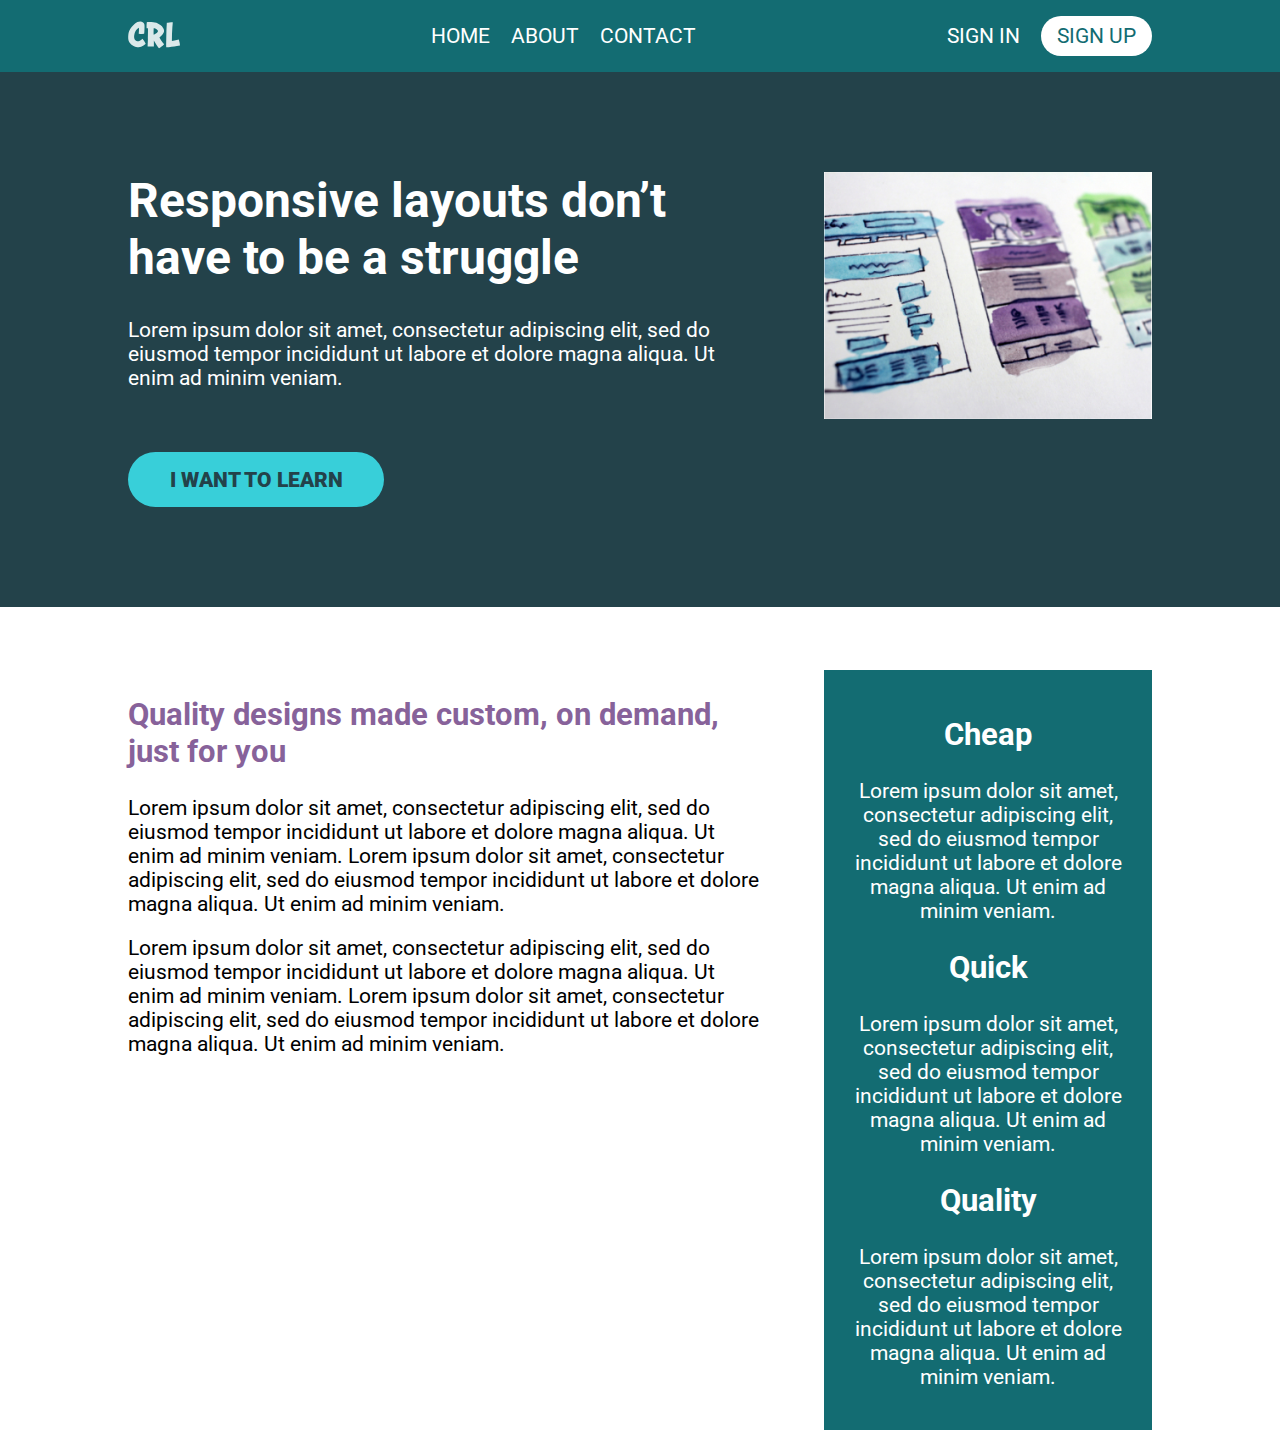
<file: day_19/solution/index.html>
<!DOCTYPE html>
<html lang="en">
<head>
    <meta charset="UTF-8">
    <meta name="viewport" content="width=device-width, initial-scale=1.0">
    <title>Day 19 - solution</title>
    <link href="https://fonts.googleapis.com/css2?family=Roboto:wght@400;900&display=swap" rel="stylesheet"> 
    <link rel="stylesheet" href="style.css">
</head>
<body>
    <header> 
        <div class="container row">
            <button class="nav-toggle" aria-label="open navigation">
                <span class="hamburger"></span>
            </button>
            <a class="logo" href="#">
                <img src="img/logo.svg" alt="conquering responsive layouts">
            </a>
            <nav class="nav">
                <ul class="nav__list nav__list--primary">
                    <li class="nav__item"><a href="#" class="nav__link">Home</a></li>
                    <li class="nav__item"><a href="#" class="nav__link">About</a></li>
                    <li class="nav__item"><a href="#" class="nav__link">Contact</a></li>
                </ul>
                <ul class="nav__list nav__list--secondary">
                    <li class="nav__item"><a href="#" class="nav__link">Sign In</a></li>
                    <li class="nav__item"><a href="#" class="nav__link nav__link--button">Sign up</a></li>
                </ul>
            </nav>
        </div>
    </header>
    
    <section class="hero">
        <div class="container row">
            <div class="hero__text">
                <h1>Responsive layouts don’t have to be a struggle</h1>
                <p>Lorem ipsum dolor sit amet, consectetur adipiscing elit, sed do eiusmod tempor incididunt ut labore et dolore magna aliqua. Ut enim ad minim veniam.</p>
                <a href="#" class="btn">I want to learn</a>
            </div>
            <img src="img/hero-img.jpg" alt="UX design sketches" class="hero__img">
        </div>
    </section> 

    <main class="main container row">
            <section class="primary-content">
                <h2 class="section-title">Quality designs made custom, on demand, just for you</h2>
                <p>Lorem ipsum dolor sit amet, consectetur adipiscing elit, sed do eiusmod tempor incididunt ut labore et dolore magna aliqua. Ut enim ad minim veniam. Lorem ipsum dolor sit amet, consectetur adipiscing elit, sed do eiusmod tempor incididunt ut labore et dolore magna aliqua. Ut enim ad minim veniam.</p>
                <p>Lorem ipsum dolor sit amet, consectetur adipiscing elit, sed do eiusmod tempor incididunt ut labore et dolore magna aliqua. Ut enim ad minim veniam. Lorem ipsum dolor sit amet, consectetur adipiscing elit, sed do eiusmod tempor incididunt ut labore et dolore magna aliqua. Ut enim ad minim veniam.</p>
            </section>
            <aside class="sidebar">
                <h2 class="sidebar-title">Cheap</h2>
                <p>Lorem ipsum dolor sit amet, consectetur adipiscing elit, sed do eiusmod tempor incididunt ut labore et dolore magna aliqua. Ut enim ad minim veniam.</p>

                <h2 class="sidebar-title">Quick</h2>
                <p>Lorem ipsum dolor sit amet, consectetur adipiscing elit, sed do eiusmod tempor incididunt ut labore et dolore magna aliqua. Ut enim ad minim veniam.</p>

                <h2 class="sidebar-title">Quality</h2>
                <p>Lorem ipsum dolor sit amet, consectetur adipiscing elit, sed do eiusmod tempor incididunt ut labore et dolore magna aliqua. Ut enim ad minim veniam.</p>
            </aside>
    </main>

    <script src="main.js"></script>

</body>
</html>
</file>
<file: day_01/problem/style.css>
/* INSTRUCTIONS
 *
 * 1) Limit the total width of
 *    the .intro-conent to about half
 *    of it's parent
 *
 * 2) Stop the text from overflowing
 *    out the bottom at small screen
 *    widths
 *
 * You may modify the HTML if needed
 *
 */

* {
  box-sizing: border-box;
}

body {
  margin: 0;
  font-family: sans-serif;
}

.container {
  background: #23424a;
  color: white;

  width: 80%;
  margin: 0 auto;

  padding: 2em;
  height: 300px;
}
</file>
<file: day_01/solution/style.css>
* {
  box-sizing: border-box;
}

body {
  margin: 0;
  font-family: sans-serif;
}

.container {
  background: #23424a;
  color: white;

  width: 80%;
  margin: 0 auto;

  padding: 2em;
  min-height: 300px;
}

.intro-content {
  width: 50%;
}
</file>
<file: day_03/problem/style.css>
/* INSTRUCTIONS
 *
 * 1) Keep the text inside .intro-content
 *    in the same place, but have the background
 *    extend from one side of the viewport
 *    to the other, no matter how wide or narrow
 *    the browser is.
 *
 * 2) Limit the maximum width of the text in the
 *    bottom area.
 *
 * You may modify the HTML if needed
 * (you probably should for this challenge)
 *
 */

* {
  box-sizing: border-box;
}

body {
  margin: 0;
  font-family: sans-serif;
}

.container {
  width: 80%;
  max-width: 750px;
  margin: 0 auto;
  background: #23424a;
  color: white;
  padding: 50px 0;
}

.intro-content {
  width: 50%;
}
</file>
<file: day_03/solution/style.css>
* {
  box-sizing: border-box;
}

body {
  margin: 0;
  font-family: sans-serif;
}

.container {
  background: #23424a;
  color: white;
  padding: 50px 0;
}

.intro-content {
  width: 50%;
}

.content {
  width: 80%;
  max-width: 750px;
  margin: 0 auto;
}
</file>
<file: day_05/solution/style.css>
* {
  box-sizing: border-box;
  margin: 0;
  padding: 0;
}

body {
  font-family: "Roboto", sans-serif;
}

.container {

  background: #23424a;
  color: white;
  font-size: 1.3125rem;
  line-height: 1.5;
}

.hero {
  width: 50%;
  max-width: 44rem;
  margin: 0 8vw;
  padding: 10vw 0;
}

.hero h1 {
  font-weight: 900;
  font-size: 3rem;
  line-height: 1.17;
}

.hero p {
  margin-top: 1em;
}

.button-link {
  margin-top: 3em;
  background: #38CFD9;
  color: #072A2D;
  text-transform: uppercase;
  padding: 1rem 3rem;
  border-radius: 999px;
  font-size: 1.3125rem;
  line-height: 1.5;
  font-weight: bold;
  border: none;
}
</file>
<file: day_07/problem/style.css>
/* 
////// For this challenge ///////

- You will have to modify the HTML

- You can add new classes in the HTML
  if you need to

// Requirements
1. The headings in the first row must be
   a different color
2. The two .col at the bottom must go next
   to one another
3. The section at the bottom should have
   a dark background color and a different
   color of text
4. I've removed the "gap" that I created,
   so you'll have to add it back in

   */

*, *::before, *::after {
    box-sizing: border-box;
}

body {
    margin: 0;
    font-family: 'Roboto', sans-serif;
    font-size: 1.3rem;
}

h1 {
    font-size: 3rem;
}

.container {
    width: 80%;
    max-width: 1100px;
    margin: 0 auto;
}

.row {
    /* display: flex => flex container */
    display: flex;

    /* can't use yet */
    /* gap: 100px; */
}

.col {
    /* these are now flex items */
    width: 100%;
}

.hero {
    padding: 100px 0;
    background-color: #23424A;
    color: #FFF;
}

.hero__text {
    width: 60%;
}

.hero p {
    margin-bottom: 3em;
}

.btn {
    display: inline-block;
    text-decoration: none;
    text-transform: uppercase; 
    color: #23424A;
    font-weight: 900;
    background-color: #38CFD9;
    padding: .75em 2em;
    border-radius: 100px;
}

.btn:hover,
.btn:focus {
    opacity: .75; 
}
</file>
<file: day_07/solution/style.css>
/* 
////// For this challenge ///////

- You will have to modify the HTML

- You can add new classes in the HTML
  if you need to

// Requirements
1. The headings in the first row must be
   a different color
2. The two .col at the bottom must go next
   to one another
3. The section at the bottom should have
   a dark background color and a different
   color of text
4. I've removed the "gap" that I created,
   so you'll have to add it back in

   */

*, *::before, *::after {
    box-sizing: border-box;
}

body {
    margin: 0;
    font-family: 'Roboto', sans-serif;
    font-size: 1.3rem;
}

h1 {
    font-size: 3rem;
}

.container {
    width: 80%;
    max-width: 1100px;
    margin: 0 auto;
}

.row {
    display: flex;
    gap: 2rem;
    padding: 3rem 0;
}

.col {
    text-align: center;
    width: 100%;
}

.middle h2 {
    color: #87629a;
}

.hero {
    padding: 100px 0;
    background-color: #23424A;
    color: #FFF;
}

.bottom {
    background: #136c72;
    padding: 1rem 0;
}

.footer {
    gap: 4rem;
}

.hero__text {
    width: 60%;
}

.hero p {
    margin-bottom: 3em;
}

.btn {
    display: inline-block;
    text-decoration: none;
    text-transform: uppercase; 
    color: #23424A;
    font-weight: 900;
    background-color: #38CFD9;
    padding: .75em 2em;
    border-radius: 100px;
}

.btn:hover,
.btn:focus {
    opacity: .75; 
}
</file>
<file: day_08/problem/style.css>
/* 
////// For this challenge ///////

- All text is in the text.md file

// Requirements
1. Refer to the design specs for the
   overall layout 
2. The image should line up with
   the sidebar in the section
   below

*/

*, *::before, *::after {
    box-sizing: border-box;
}

body {
    margin: 0;
    font-family: 'Roboto', sans-serif;
    font-size: 1.3rem;
}

img {
    max-width: 100%;
}

h1 {
    font-size: 3rem;
    margin-top: 0;
}

.container {
    width: 80%;
    max-width: 1100px;
    margin: 0 auto;
}

.row {
    /* display: flex => flex container */
    display: flex;
    justify-content: space-between;
    
    /* can't use yet */
    /* gap: 100px; */
}

.col {
    /* these are now flex items */
    width: 100%;
}

.col + .col {
    margin-left: 30px;
}

.hero {
    padding: 100px 0;
    background-color: #23424A;
    color: #FFF;
}

.hero__text { 
    width: 62%;
}

.hero__img {
    width: 32%;
    align-self: flex-start;
}

.hero p {
    margin-bottom: 3em;
}

.btn {
    display: inline-block;
    text-decoration: none;
    text-transform: uppercase; 
    color: #23424A;
    font-weight: 900;
    background-color: #38CFD9;
    padding: .75em 2em;
    border-radius: 100px;
}

.btn:hover,
.btn:focus {
    opacity: .75; 
}
</file>
<file: day_08/solution/style.css>
/* 
////// For this challenge ///////

- All text is in the text.md file

// Requirements
1. Refer to the design specs for the
   overall layout 
2. The image should line up with
   the sidebar in the section
   below

*/

*, *::before, *::after {
    box-sizing: border-box;
}

body {
    margin: 0;
    font-family: 'Roboto', sans-serif;
    font-size: 1.3rem;
}

img {
    max-width: 100%;
}

h1 {
    font-size: 3rem;
    margin-top: 0;
}

.container {
    width: 80%;
    max-width: 1100px;
    margin: 0 auto;
}

.main_section {
    display: flex;
    padding: 2rem 0;
}

.sidebar {
    background-color: #136c72;
    width: 40%;
    padding: 0 2rem;
    text-align: center;

    .sidebar__text {
        color: white;
        display: flex;
        flex-direction: column;
    }
}

.row {
    /* display: flex => flex container */
    display: flex;
    justify-content: space-between;
    gap: 1rem;
}

.col {
    gap: 30px;
    width: 100%;
}

.hero {
    padding: 100px 0;
    background-color: #23424A;
    color: #FFF;
}

.hero__text { 
    width: 60%;
}

.hero__img {
    padding-top: 1rem;
    width: 40%;
    align-self: flex-start;
}

.hero p {
    margin-bottom: 3em;
}

.content__text {
    width: 60%;
    align-self: flex-start;

    h2 {
        color: #136c72;
    }
}

.btn {
    display: inline-block;
    text-decoration: none;
    text-transform: uppercase; 
    color: #23424A;
    font-weight: 900;
    background-color: #38CFD9;
    padding: .75em 2em;
    border-radius: 100px;
}

.btn:hover,
.btn:focus {
    opacity: .75; 
}
</file>
<file: day_10/solution/style.css>
/* 
////// For this challenge ///////

- All text is in the text.md file

// Requirements
   1. Get all the navigation items next to one another
   2. Add a space between all the items
*/

*, *::before, *::after {
    box-sizing: border-box;
}

body {
    margin: 0;
    font-family: 'Roboto', sans-serif;
    font-size: 1.3rem;
}

img {
    max-width: 100%;
}

h1 {
    font-size: 3rem;
    margin-top: 0;
}

.section-title {
    color: #87629A;
}

.btn {
    display: inline-block;
    text-decoration: none;
    text-transform: uppercase; 
    color: #23424A;
    font-weight: 900;
    background-color: #38CFD9;
    padding: .75em 2em;
    border-radius: 100px;
}

.btn:hover,
.btn:focus {
    opacity: .75; 
}

.container {
    width: 80%;
    max-width: 1100px;
    margin: 0 auto;
}

.row {
    display: flex;
    justify-content: space-between;
}

.col {
    /* these are now flex items */
    width: 100%;
}

.col + .col {
    margin-left: 30px;
}


header {
    background: #136c72;
    padding: 1em 0;
}

.nav__list {
    margin: 0;
    padding: 0;
    list-style: none;
    
    display: flex;
    gap: 1.2em;

    li:nth-child(4) {
        margin-left: auto;
    }
}

.nav__link {
    color: #fff;
    text-decoration: none;
    text-transform: uppercase;
}

.nav__link--button {
    background: #fff;
    color: #136c72;
    padding: .25em 1em;
    border-radius: 10em;
}

.nav__link:hover {
    opacity: .75;
}


.hero {
    padding: 100px 0;
    background-color: #23424A;
    color: #FFF;
}

.hero__text { 
    width: 62%;
}

.hero__img {
    width: 32%;
    align-self: flex-start;
}

.hero p {
    margin-bottom: 3em;
}

.main {
    margin-top: 3em;
}

.primary-content {
    width: 62%;
}

.sidebar {
    width: 32%;
    padding: 1em;
    text-align: center;
    color: #fff;
    background-color: #136c72;
}
</file>
<file: day_11/solution/style.css>
*, *::before, *::after {
    box-sizing: border-box;
}

body {
    margin: 0;
    font-family: 'Roboto', sans-serif;
}

.container {
    width: 90%;
    max-width: 1128px;
    margin: 0 auto;
}

.heading {
    font-family: "Playfair Display", serif;
}

.header {
    background-color: #f3eed9;
}

.header__text {    
    min-height: 660px;
    display: flex;
    flex-direction: column-reverse;
    justify-content: center;
    align-items: center;

    h1 {
        color: #824936;
        font-size: 3.75rem;
        max-width: 70%;
        text-align: center;
    }

    p {
        font-size: 1.125rem;
        text-transform: uppercase;
        letter-spacing: 0.5em;
    }
}

.quality-designs {
    .quality-designs__text {
        padding: 3rem 0 4rem;
    }

    h2 {
        text-align: center;
        color: #824936;
        font-size: 2.25rem;
    }

    .text {
        display: flex;
        margin: 0 auto;
        gap: 2rem;
    }
    p {
        width: 100%;
    }
}

.made-custom {
    background-color: #222c2a;
    color: white;
}

.with-care {
    background-color: #842936;
    color: white;
}

.content {
    display: flex;
    gap: 2rem;
    padding: 4rem 0;
}

.content__text {
    width: 100%;
}

.image {
    width: 100%;
}
</file>
<file: day_19/problem/style.css>
/* Challenge

   Make the navigation layout work
   on both mobile and large screens.

   Mobile-first, so mobile styles first,
   then add the large screen styles
   inside the existing media query

*/

*, *::before, *::after {
    box-sizing: border-box;
}

body {
    margin: 0;
    font-family: 'Roboto', sans-serif;
    font-size: 1.3rem;
}

img {
    max-width: 100%;
}

h1 {
    font-size: 3rem;
    margin-top: 0;
}

.section-title {
    color: #87629A;
}

.btn {
    display: inline-block;
    text-decoration: none;
    text-transform: uppercase; 
    color: #23424A;
    font-weight: 900;
    background-color: #38CFD9;
    padding: .75em 2em;
    border-radius: 100px;
}

.btn:hover,
.btn:focus {
    opacity: .75; 
}

.container {
    width: 80%;
    max-width: 1100px;
    margin: 0 auto;
    /* added for nav-toggle positioning */
    position: relative;
}

header {
    background: #136c72;
    padding: 1em 0;
    text-align: center;
}

.nav {
    width: 100%;
}



.nav-toggle {
    cursor: pointer;
    border: 0;
    width: 3em;
    height: 3em;
    padding: 0em;
    border-radius: 50%;
    background: #072A2D;
    color: white;
    transition: opacity 250ms ease;
    
    position: absolute;
    left: 0;
}

.nav-toggle:focus,
.nav-toggle:hover {
    opacity: .75;
}

.hamburger {
    width: 50%;
    position: relative;
}

.hamburger,
.hamburger::before,
.hamburger::after {
    display: block;
    margin: 0 auto;
    height: 3px;
    background: white;
}

.hamburger::before,
.hamburger::after {
    content: '';
    width: 100%;
}

.hamburger::before {
    transform: translateY(-6px);
}

.hamburger::after {
    transform: translateY(3px);
}

/* made changes here from video
   to make it more accessible.
   
   Works the same :) */
.nav {
    visibility: hidden;
    height: 0;
    position: absolute;
}

.nav--visible {
    visibility: visible;
    height: auto;
    position: relative;
} 


.logo {
    height: 30px;
}


.hero {
    padding: 100px 0;
    background-color: #23424A;
    color: #FFF;
}

.hero__img {
    margin-top: 2em;
}


.hero p {
    margin-bottom: 3em;
}

.main {
    margin-top: 3em;
}


.sidebar {
    padding: 1em;
    text-align: center;
    color: #fff;
    background-color: #136c72;

}



@media (min-width: 800px) {

    
    .nav-toggle {
        display: none;
    }

    .nav {
        visibility: visible;
        display: flex;
        height: auto;
    }

    .row {
        display: flex;
        justify-content: space-between;

    }

    .hero__text {
        width: 62%;
    }
    
    .hero__img {
        width: 32%;
        align-self: flex-start;
        margin: 0;
    }
    
    .primary-content {
        width: 62%;
    }

    .sidebar {
        width: 32%;
    }
    
    
}
</file>
<file: day_19/solution/style.css>
*, *::before, *::after {
    box-sizing: border-box;
}

body {
    margin: 0;
    font-family: 'Roboto', sans-serif;
    font-size: 1.3rem;
}

img {
    max-width: 100%;
}

h1 {
    font-size: 3rem;
    margin-top: 0;
}

.section-title {
    color: #87629A;
}

.btn {
    display: inline-block;
    text-decoration: none;
    text-transform: uppercase; 
    color: #23424A;
    font-weight: 900;
    background-color: #38CFD9;
    padding: .75em 2em;
    border-radius: 100px;
}

.btn:hover,
.btn:focus {
    opacity: .75; 
}

.container {
    width: 80%;
    max-width: 1100px;
    margin: 0 auto;
    /* added for nav-toggle positioning */
    position: relative;
}

header {
    background: #136c72;
    padding: 1em 0;
    text-align: center;
}

.nav {
    width: 100%;
}

.nav-toggle {
    cursor: pointer;
    border: 0;
    width: 3em;
    height: 3em;
    padding: 0em;
    border-radius: 50%;
    background: #072A2D;
    color: white;
    transition: opacity 250ms ease;
    
    position: absolute;
    left: 0;
}

.nav-toggle:focus,
.nav-toggle:hover {
    opacity: .75;
}

.hamburger {
    width: 50%;
    position: relative;
}

.hamburger,
.hamburger::before,
.hamburger::after {
    display: block;
    margin: 0 auto;
    height: 3px;
    background: white;
}

.hamburger::before,
.hamburger::after {
    content: '';
    width: 100%;
}

.hamburger::before {
    transform: translateY(-6px);
}

.hamburger::after {
    transform: translateY(3px);
}

.nav {
    visibility: hidden;
    height: 0;
    position: absolute;
}

.nav--visible {
    visibility: visible;
    height: auto;
    position: relative;
} 

.nav__list {
    margin: 0;
    padding: 0;
    list-style: none;
}

.nav__list--secondary {
    margin-top: 3rem
} 

.nav__item {
    margin-top: 1em;
}

.nav__link {
    text-decoration: none;
    color: white;
    text-transform: uppercase;
}

.nav__link--button {
    color: #136c72;
    background-color: white;
    border-radius: 9999px;
    padding: 0.5rem 1rem;
}

.nav__link:hover {
    opacity: 0.80;
}

.logo {
    height: 30px;
}


.hero {
    padding: 100px 0;
    background-color: #23424A;
    color: #FFF;
}

.hero__img {
    margin-top: 2em;
}


.hero p {
    margin-bottom: 3em;
}

.main {
    margin-top: 3em;
}


.sidebar {
    padding: 1em;
    text-align: center;
    color: #fff;
    background-color: #136c72;
}



@media (min-width: 800px) {

    .nav-toggle {
        display: none;
    }

    .nav {
        position: relative;
        visibility: visible;
        display: flex;
        align-items: center;
        justify-content: flex-end;
        height: auto;
    }

    .nav__list {
        display: flex;
        margin: 0;
        gap: 1em;
    }

    .nav__list--primary {
        flex: 1;
        justify-content: center;
    }

    .nav__item {
        margin: 0;
    }
 
    .row {
        display: flex;
        justify-content: space-between;
    }

    .hero__text {
        width: 62%;
    }
    
    .hero__img {
        width: 32%;
        align-self: flex-start;
        margin: 0;
    }
    
    .primary-content {
        width: 62%;
    }

    .sidebar {
        width: 32%;
    }
    
    
}
</file>
